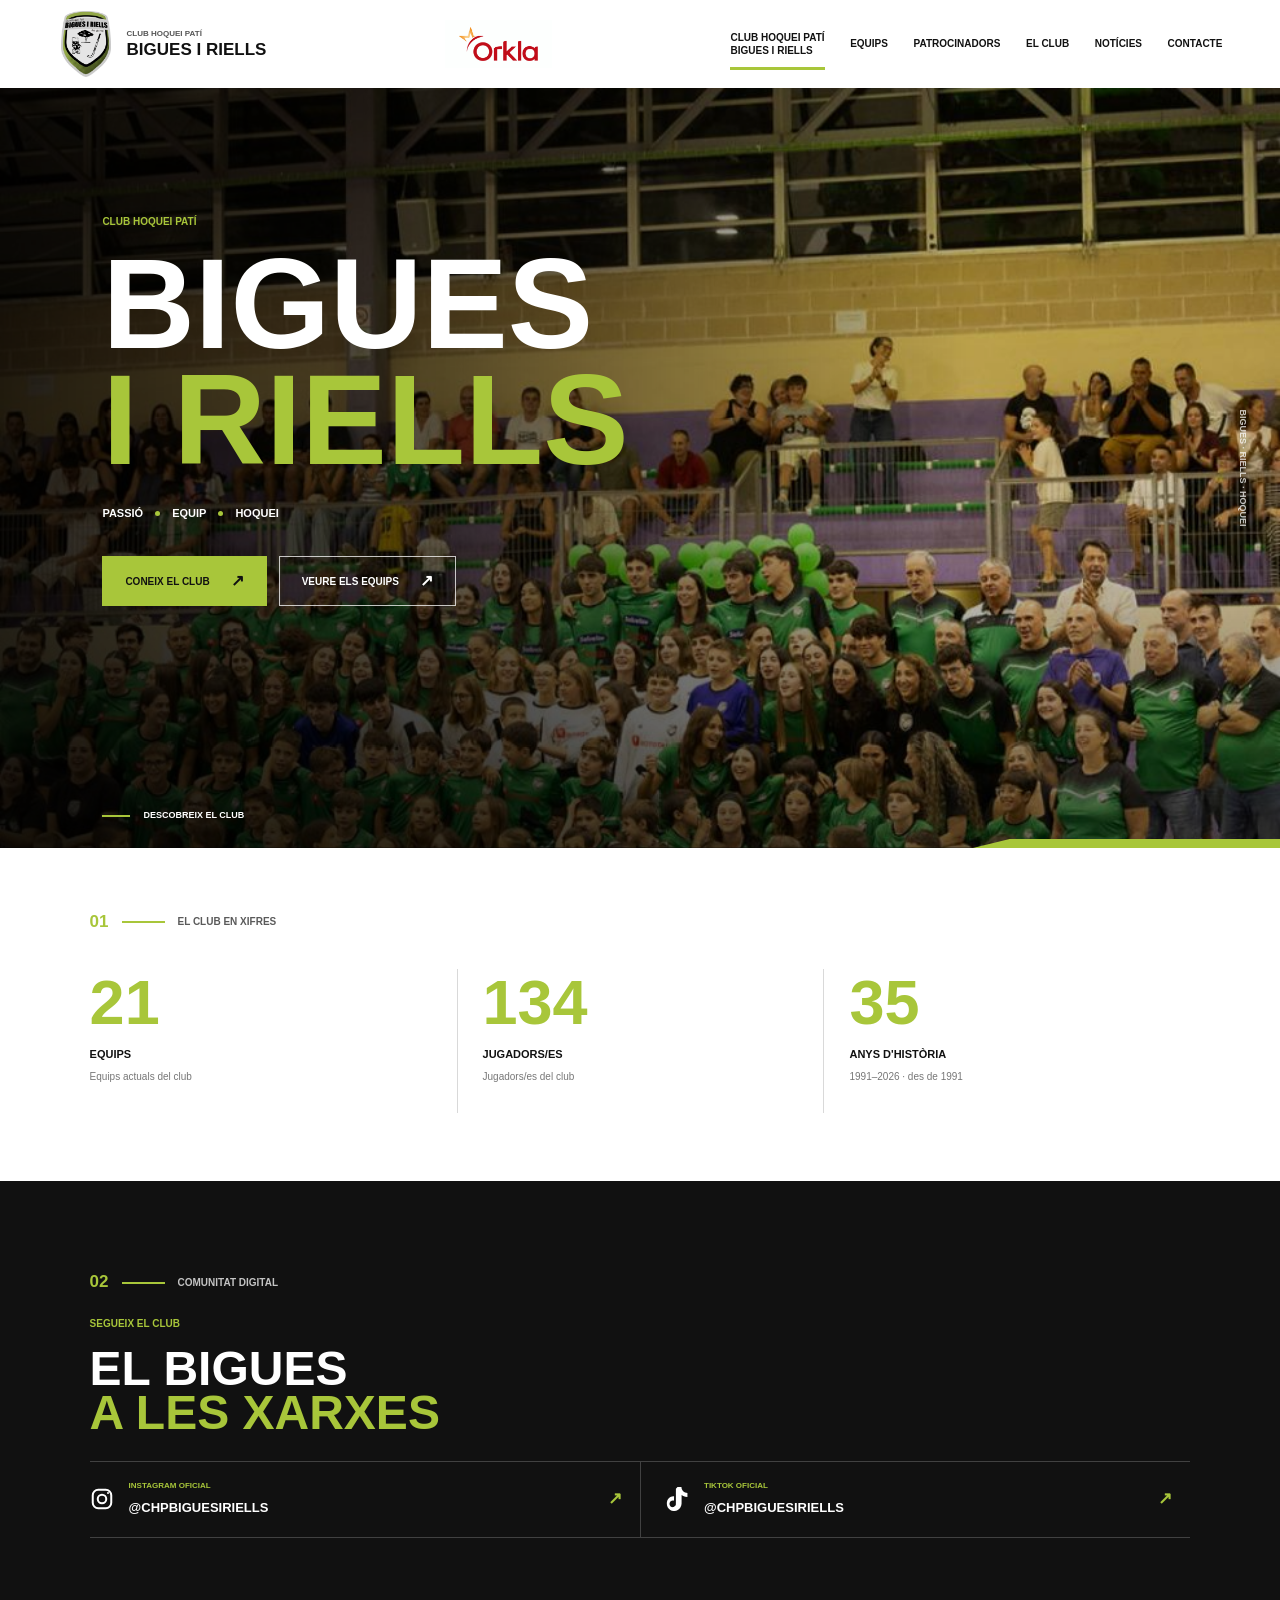
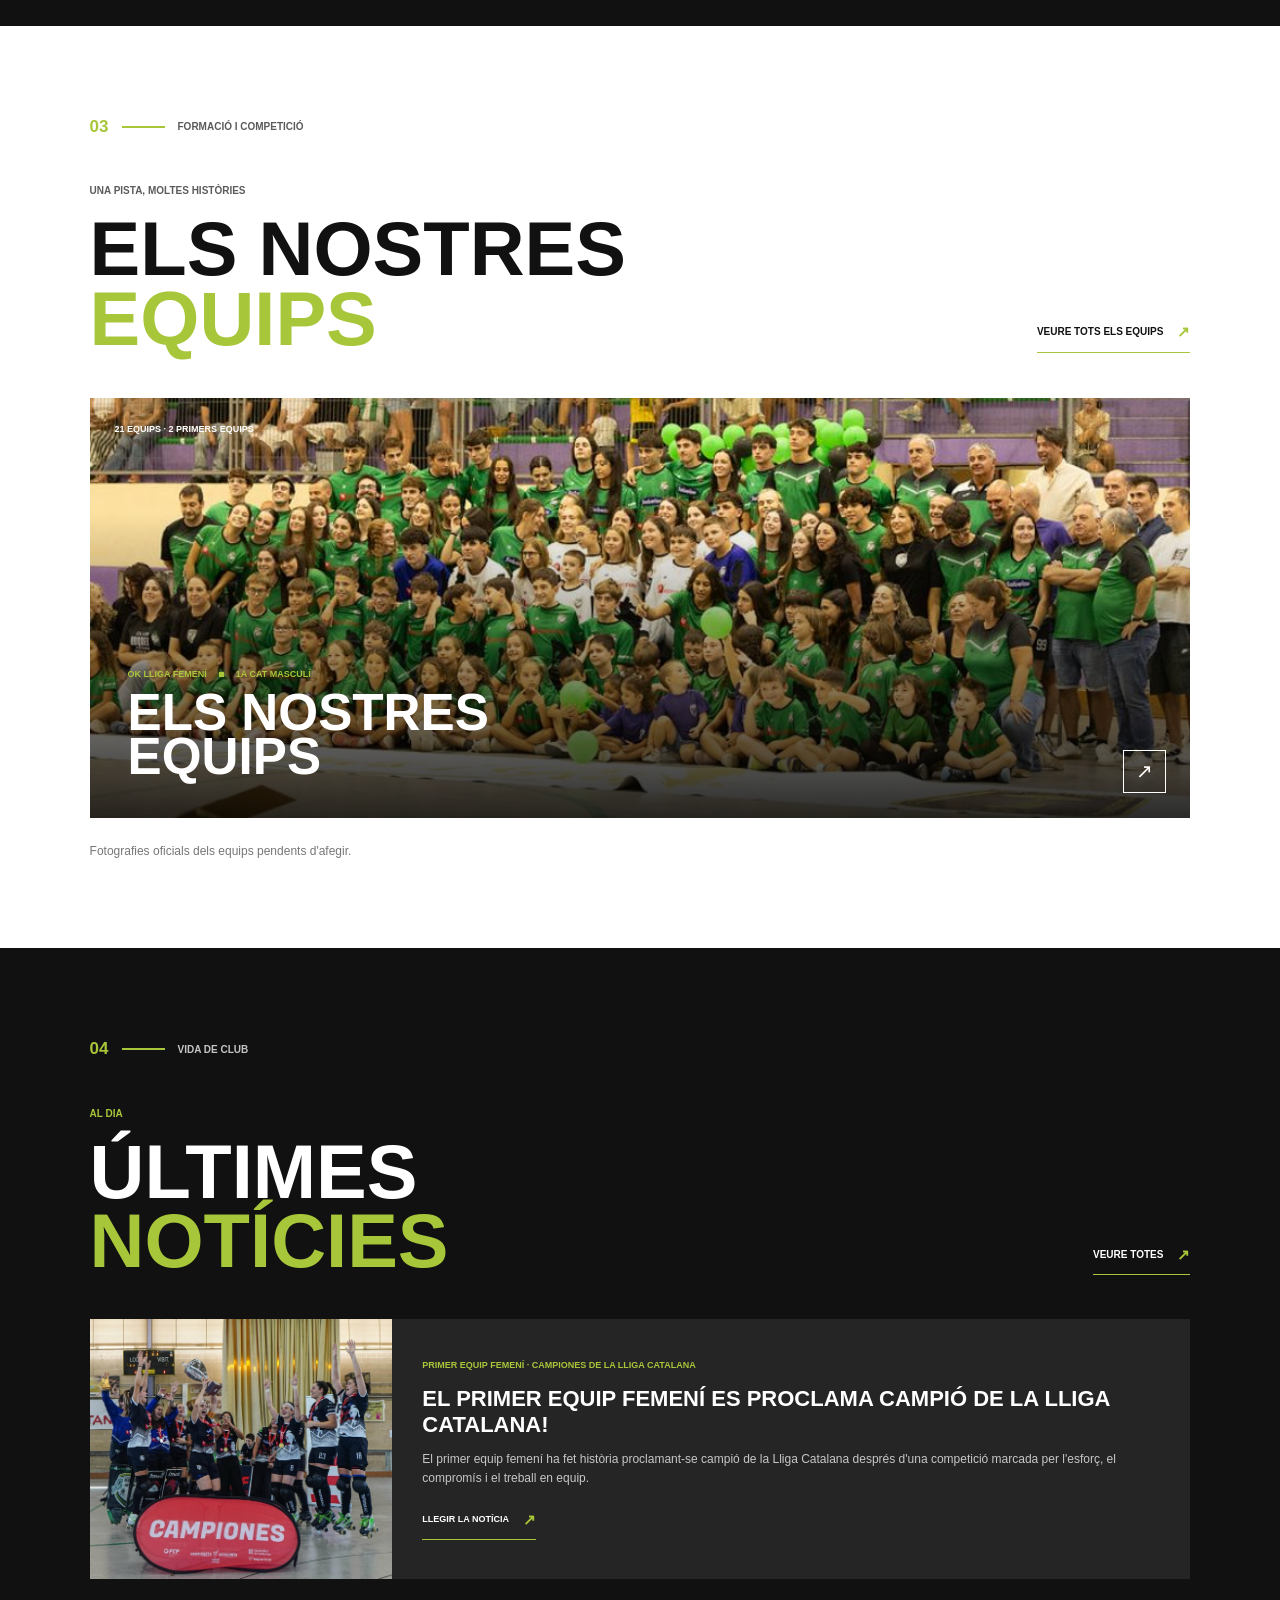
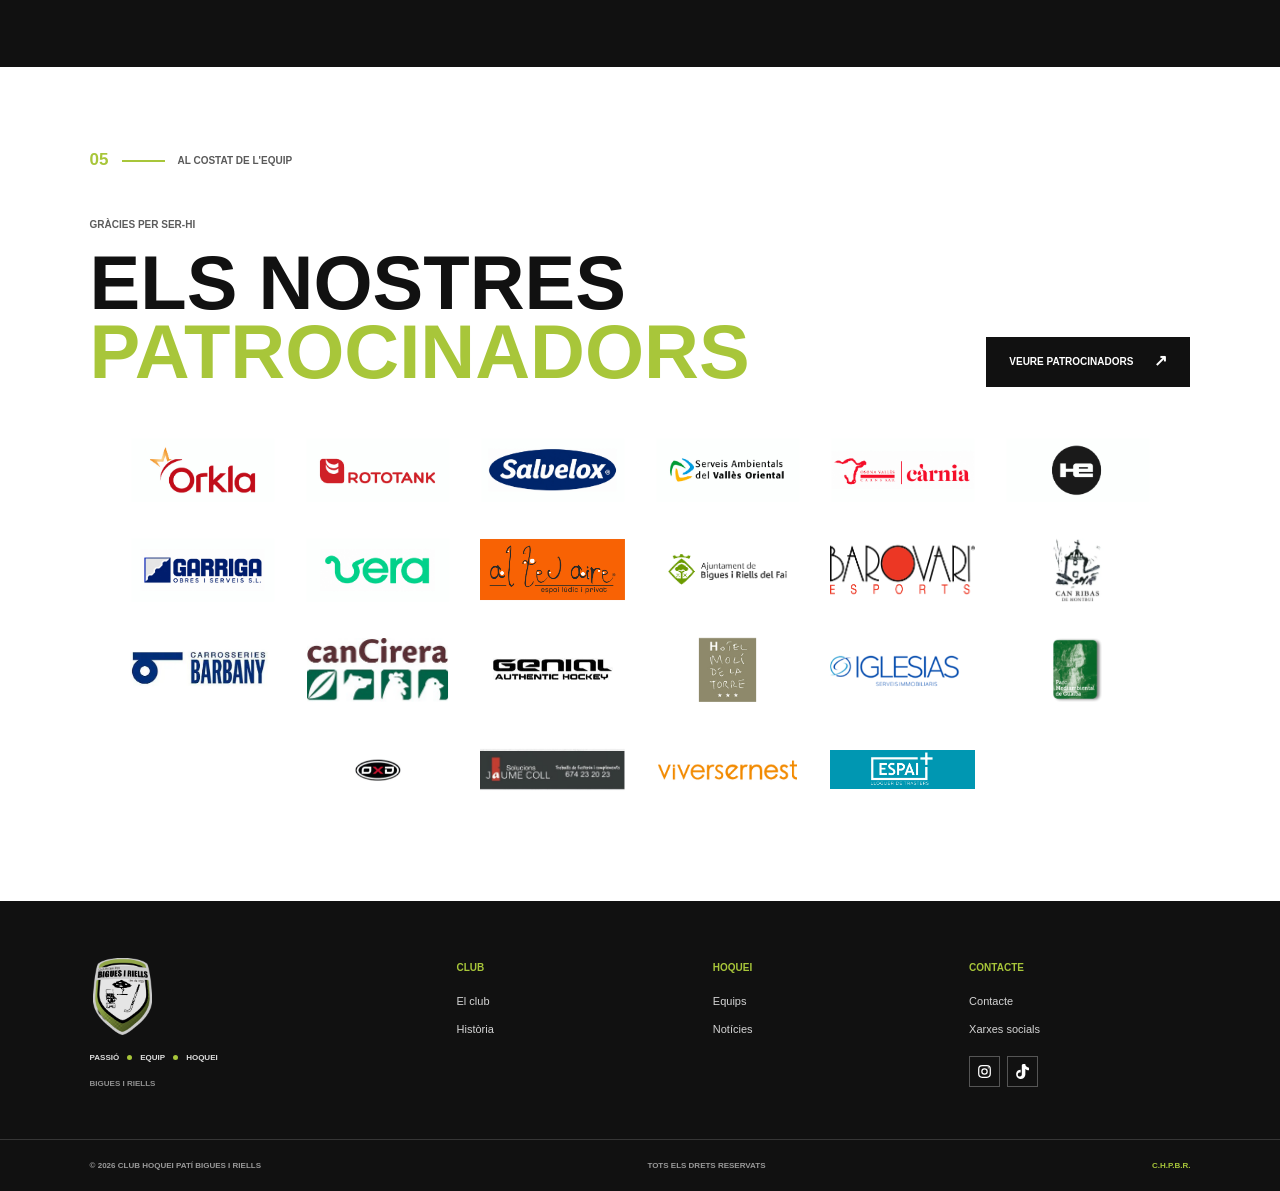
<file: bigues/index.html>
<!doctype html>
<html lang="ca">
<head>
  <meta charset="utf-8"><meta name="viewport" content="width=device-width, initial-scale=1"><meta name="theme-color" content="#ffffff">
  <meta name="description" content="Club Hoquei Patí Bigues i Riells. Passió, equip i hoquei.">
  <title>Club Hoquei Patí Bigues i Riells</title>
  <link rel="stylesheet" href="css/style.css?v=brand-order"><link rel="stylesheet" href="css/responsive.css?v=pub3"><script src="js/main.js?v=header-rotator-10s" defer></script>
</head>
<body>
  <a class="skip-link" href="#contingut">Ves al contingut</a>
  <header class="site-header">
    <a class="brand" href="index.html" aria-label="Club Hoquei Patí Bigues i Riells, inici"><img src="logo%20club.JPG.jpeg" alt="Escut oficial del Club Hoquei Patí Bigues i Riells"><span class="brand-name"><small>CLUB HOQUEI PATÍ</small><b>BIGUES I RIELLS</b></span></a>
    <button class="menu-toggle" type="button" aria-label="Obre el menú" aria-expanded="false" aria-controls="primary-nav"><span></span><span></span><span></span></button>
    <nav class="primary-nav" id="primary-nav" aria-label="Menú principal"><a class="nav-link active" href="index.html" aria-current="page">CLUB HOQUEI PATÍ<br>BIGUES I RIELLS</a><a class="nav-link" href="equips.html">EQUIPS</a><a class="nav-link" href="patrocinadors.html">PATROCINADORS</a><a class="nav-link" href="club.html">EL CLUB</a><a class="nav-link" href="noticies.html">NOTÍCIES</a><a class="nav-link" href="contacte.html">CONTACTE</a></nav>
  </header>
  <main id="contingut">
    <section class="hero" aria-labelledby="hero-title"><img class="hero-image" src="PORTADA.jpeg" alt="Imatge de portada del Club Hoquei Patí Bigues i Riells"><div class="hero-shade"></div><div class="hero-content"><p class="eyebrow light-eyebrow"><span></span> CLUB HOQUEI PATÍ</p><h1 id="hero-title">BIGUES<br><em>I RIELLS</em></h1><p class="hero-motto">PASSIÓ <i></i> EQUIP <i></i> HOQUEI</p><div class="hero-actions"><a class="button button-primary" href="club.html">CONEIX EL CLUB <span aria-hidden="true">↗</span></a><a class="button button-outline-light" href="equips.html">VEURE ELS EQUIPS <span aria-hidden="true">↗</span></a></div></div><div class="hero-side-label" aria-hidden="true">BIGUES · RIELLS · HOQUEI</div><a class="hero-scroll" href="#club-dades"><span></span> DESCOBREIX EL CLUB</a><div class="hero-stripe" aria-hidden="true"></div></section>
    <section class="stats-section section-pad" id="club-dades" aria-label="Dades del club"><div class="section-kicker"><span>01</span><span class="kicker-line"></span><span>EL CLUB EN XIFRES</span></div><div class="stats-grid"><article class="stat-item"><strong>21</strong><span>EQUIPS</span><small>Equips actuals del club</small></article><article class="stat-item"><strong>134</strong><span>JUGADORS/ES</span><small>Jugadors/es del club</small></article><article class="stat-item"><strong>35</strong><span>ANYS D'HISTÒRIA</span><small>1991–2026 · des de 1991</small></article></div></section>
    <section class="social-section section-dark section-pad" id="xarxes" aria-labelledby="social-title">
      <div class="section-kicker section-kicker-light"><span>02</span><span class="kicker-line"></span><span>COMUNITAT DIGITAL</span></div>
      <div class="section-heading-row"><div><p class="eyebrow">SEGUEIX EL CLUB</p><h2 id="social-title">EL BIGUES<br><em>A LES XARXES</em></h2></div></div>
      <div class="social-account-grid">
        <a class="social-account-link" href="https://www.instagram.com/chpbiguesiriells/" target="_blank" rel="noopener noreferrer">
          <img src="assets/icons/instagram.svg" alt="">
          <span><small>INSTAGRAM OFICIAL</small><strong>@CHPBIGUESIRIELLS</strong></span>
          <span class="social-account-arrow" aria-hidden="true">↗</span>
        </a>
        <a class="social-account-link" href="https://www.tiktok.com/@chpbiguesiriells" target="_blank" rel="noopener noreferrer">
          <img src="assets/icons/tiktok.svg" alt="">
          <span><small>TIKTOK OFICIAL</small><strong>@CHPBIGUESIRIELLS</strong></span>
          <span class="social-account-arrow" aria-hidden="true">↗</span>
        </a>
      </div>
    </section>
    <section class="teams-section section-pad"><div class="section-kicker"><span>03</span><span class="kicker-line"></span><span>FORMACIÓ I COMPETICIÓ</span></div><div class="section-heading-row"><div><p class="eyebrow">UNA PISTA, MOLTES HISTÒRIES</p><h2>ELS NOSTRES<br><em>EQUIPS</em></h2></div><a class="text-link" href="equips.html">VEURE TOTS ELS EQUIPS <span aria-hidden="true">↗</span></a></div><div class="team-feature-grid team-feature-grid-single"><a class="team-feature team-feature-large team-feature-single" href="equips.html" aria-label="Veure els 21 equips del club, inclosos l'OK Lliga femení i l'1A Cat Masculí"><img src="equips.jpeg" alt="Foto dels equips del Club Hoquei Patí Bigues i Riells"><span class="team-card-index">21 EQUIPS · 2 PRIMERS EQUIPS</span><span class="team-card-label"><small>OK LLIGA FEMENÍ <i></i> 1A CAT MASCULÍ</small><strong>ELS NOSTRES<br>EQUIPS</strong></span><span class="team-card-arrow" aria-hidden="true">↗</span></a></div><p class="content-note">Fotografies oficials dels equips pendents d'afegir.</p></section>
    <section class="news-section section-dark section-pad"><div class="section-kicker section-kicker-light"><span>04</span><span class="kicker-line"></span><span>VIDA DE CLUB</span></div><div class="section-heading-row"><div><p class="eyebrow">AL DIA</p><h2>ÚLTIMES<br><em>NOTÍCIES</em></h2></div><a class="text-link text-link-light" href="noticies.html">VEURE TOTES <span aria-hidden="true">↗</span></a></div><div class="news-grid news-grid-single">
      <article class="news-card news-card-feature"><a class="news-image" href="noticies.html" aria-label="Llegeix la notícia de la victòria del primer equip femení a la Lliga Catalana"><img src="copa.jpeg" alt="Primer equip femení amb el trofeu de la Lliga Catalana"></a><div class="news-copy"><p class="news-meta">PRIMER EQUIP FEMENÍ · CAMPIONES DE LA LLIGA CATALANA</p><h3>EL PRIMER EQUIP FEMENÍ ES PROCLAMA CAMPIÓ DE LA LLIGA CATALANA!</h3><p>El primer equip femení ha fet història proclamant-se campió de la Lliga Catalana després d'una competició marcada per l'esforç, el compromís i el treball en equip.</p><a href="noticies.html" class="text-link text-link-light">LLEGIR LA NOTÍCIA <span aria-hidden="true">↗</span></a></div></article>
    </div></section>
    <section class="sponsor-strip section-pad"><div class="section-kicker"><span>05</span><span class="kicker-line"></span><span>AL COSTAT DE L'EQUIP</span></div><div class="section-heading-row"><div><p class="eyebrow">GRÀCIES PER SER-HI</p><h2>ELS NOSTRES<br><em>PATROCINADORS</em></h2></div><a class="button button-dark" href="patrocinadors.html">VEURE PATROCINADORS <span aria-hidden="true">↗</span></a></div><div class="sponsor-gallery sponsor-gallery-home" aria-label="Logotips dels patrocinadors del Club Hoquei Patí Bigues i Riells">
      <figure class="sponsor-logo"><img src="patrocinadors/1.jpeg" alt="Orkla"></figure><figure class="sponsor-logo"><img src="patrocinadors/2.jpeg" alt="Rototank"></figure><figure class="sponsor-logo"><img src="patrocinadors/3.jpeg" alt="Salvelox"></figure><figure class="sponsor-logo"><img src="patrocinadors/4.jpeg" alt="Serveis Ambientals del Vallès Oriental"></figure><figure class="sponsor-logo"><img src="patrocinadors/5.jpeg" alt="Carnia"></figure><figure class="sponsor-logo"><img src="patrocinadors/6.jpeg" alt="Insser"></figure><figure class="sponsor-logo"><img src="patrocinadors/7.jpeg" alt="Garriga Obres i Serveis"></figure><figure class="sponsor-logo"><img src="patrocinadors/8.jpeg" alt="Vera"></figure>
      <figure class="sponsor-logo"><img src="patrocinadors/a%20teu%20aire.jpg" alt="A Teu Aire"></figure><figure class="sponsor-logo"><img src="patrocinadors/ajuntament.jpg" alt="Ajuntament de Bigues i Riells del Fai"></figure><figure class="sponsor-logo"><img src="patrocinadors/barovari.png" alt="Barovari"></figure><figure class="sponsor-logo"><img src="patrocinadors/can%20ribas.webp" alt="Can Ribas de Montbui"></figure><figure class="sponsor-logo"><img src="patrocinadors/carroseries%20barbany.webp" alt="Carrosseries Barbany"></figure><figure class="sponsor-logo"><img src="patrocinadors/cirera.jpg" alt="Can Cirera"></figure><figure class="sponsor-logo"><img src="patrocinadors/genial.jpg" alt="Genial Authentic Hockey"></figure><figure class="sponsor-logo"><img src="patrocinadors/hotel.jpg" alt="Hotel Molí de la Torre"></figure><figure class="sponsor-logo"><img src="patrocinadors/iglesias.png" alt="Iglesias"></figure><figure class="sponsor-logo"><img src="patrocinadors/parc.png" alt="Parc Mediambiental de Gualba"></figure><figure class="sponsor-logo"><img src="patrocinadors/pat3.jpg" alt="OXD"></figure><figure class="sponsor-logo"><img src="patrocinadors/solucions.png" alt="Solucions Jaume Coll"></figure><figure class="sponsor-logo"><img src="patrocinadors/viver.png" alt="Vivers Ernest"></figure>
    </div></section>
  </main>
  <footer class="site-footer"><div class="footer-main"><div class="footer-brand"><a href="index.html" aria-label="Torna a l'inici"><img src="logo%20club%20sense%20fons.png" alt="Escut oficial del club"></a><p>PASSIÓ <i></i> EQUIP <i></i> HOQUEI</p><span>BIGUES I RIELLS</span></div><div class="footer-column"><h2>CLUB</h2><a href="club.html">El club</a><a href="club.html#historia">Història</a></div><div class="footer-column"><h2>HOQUEI</h2><a href="equips.html">Equips</a><a href="noticies.html">Notícies</a></div><div class="footer-column"><h2>CONTACTE</h2><a href="contacte.html">Contacte</a><a href="index.html#xarxes">Xarxes socials</a><div class="social-links"><a href="https://www.instagram.com/chpbiguesiriells/" target="_blank" rel="noopener noreferrer" aria-label="Instagram del club"><img src="assets/icons/instagram.svg" alt=""></a><a href="https://www.tiktok.com/@chpbiguesiriells" target="_blank" rel="noopener noreferrer" aria-label="TikTok del club"><img src="assets/icons/tiktok.svg" alt=""></a></div></div></div><div class="footer-bottom"><span>© 2026 CLUB HOQUEI PATÍ BIGUES I RIELLS</span><span>TOTS ELS DRETS RESERVATS</span><span class="footer-mark">C.H.P.B.R.</span></div></footer>
</body>
</html>
</file>
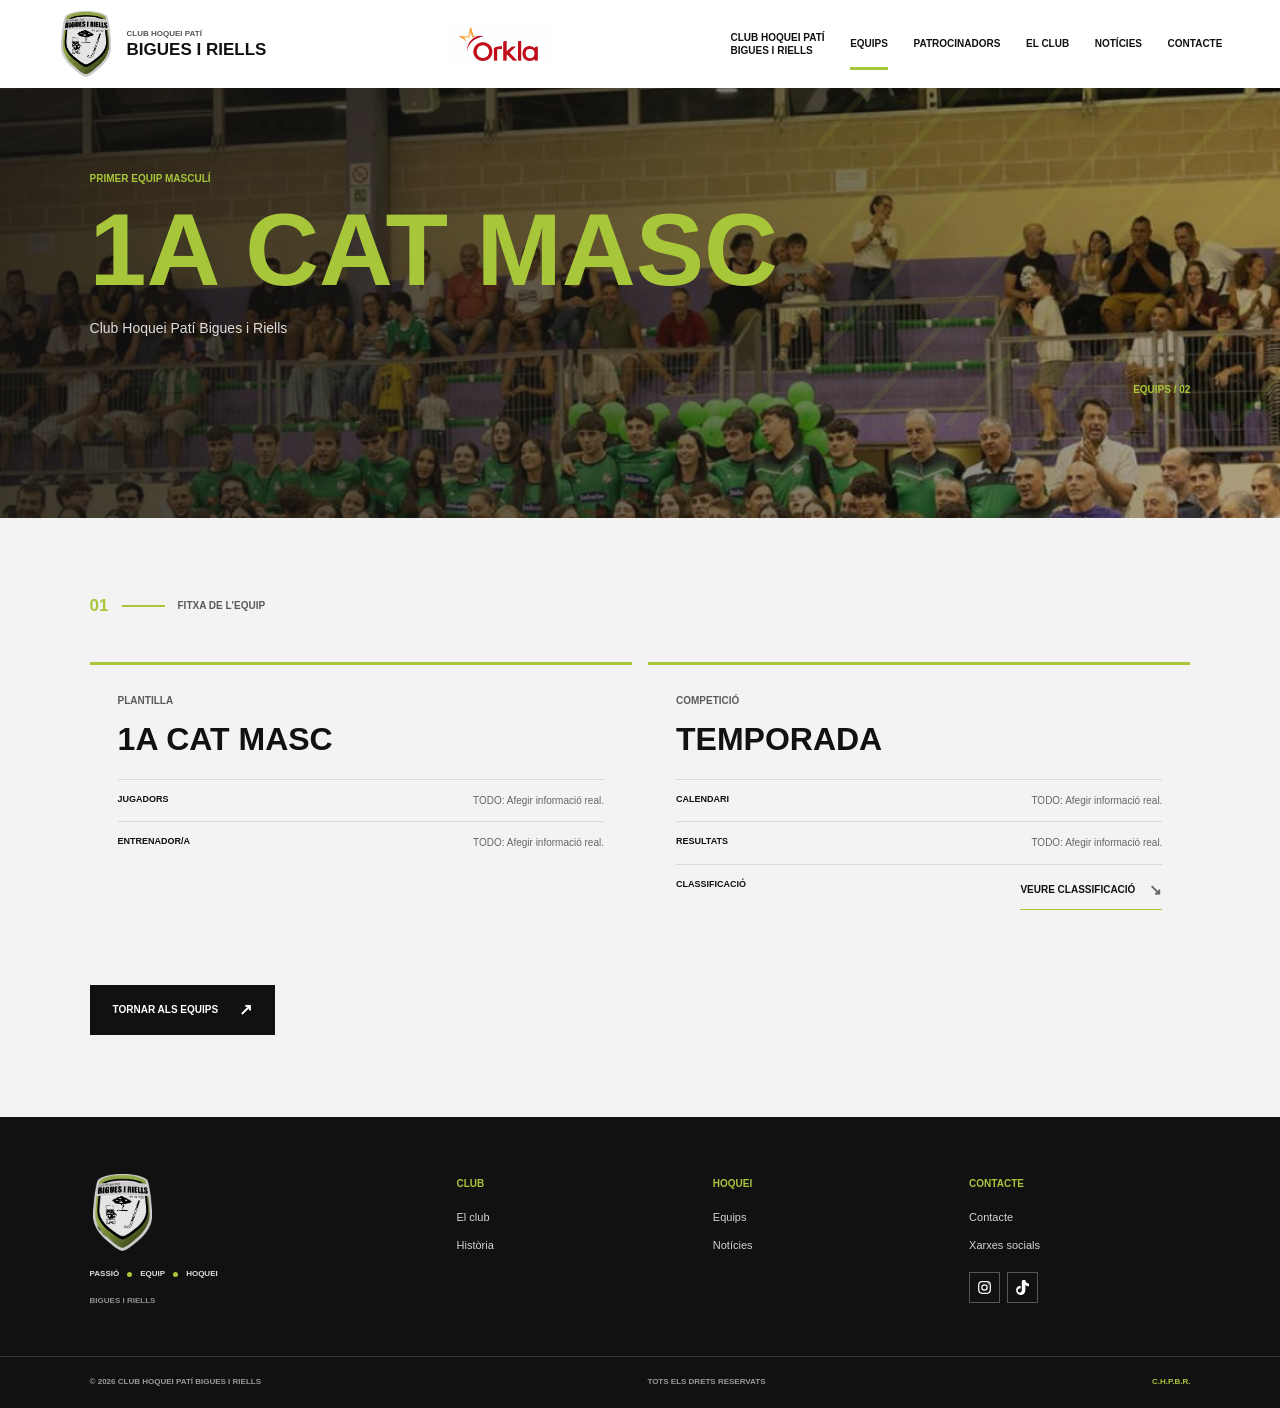
<file: bigues/1a-cat-masc.html>
<!doctype html>
<html lang="ca">
<head><meta charset="utf-8"><meta name="viewport" content="width=device-width, initial-scale=1"><title>1A Cat Masculí | Club Hoquei Patí Bigues i Riells</title><link rel="stylesheet" href="css/style.css?v=brand-order"><link rel="stylesheet" href="css/responsive.css?v=pub3"><script src="js/main.js?v=header-rotator-10s" defer></script></head>
<body><a class="skip-link" href="#contingut">Ves al contingut</a>
<header class="site-header"><a class="brand" href="index.html" aria-label="Torna a l'inici"><img src="logo%20club.JPG.jpeg" alt="Escut oficial del club"><span class="brand-name"><small>CLUB HOQUEI PATÍ</small><b>BIGUES I RIELLS</b></span></a><button class="menu-toggle" type="button" aria-label="Obre el menú" aria-expanded="false" aria-controls="primary-nav"><span></span><span></span><span></span></button><nav class="primary-nav" id="primary-nav" aria-label="Menú principal"><a class="nav-link" href="index.html">CLUB HOQUEI PATÍ<br>BIGUES I RIELLS</a><a class="nav-link active" href="equips.html" aria-current="page">EQUIPS</a><a class="nav-link" href="patrocinadors.html">PATROCINADORS</a><a class="nav-link" href="club.html">EL CLUB</a><a class="nav-link" href="noticies.html">NOTÍCIES</a><a class="nav-link" href="contacte.html">CONTACTE</a></nav></header>
<main id="contingut"><section class="page-hero page-hero-green"><div class="page-hero-inner"><p class="eyebrow">PRIMER EQUIP MASCULÍ</p><h1><em>1A CAT MASC</em></h1><p>Club Hoquei Patí Bigues i Riells</p><span class="page-hero-index">EQUIPS / 02</span></div></section>
<section class="team-profile-section section-pad section-gray"><div class="section-kicker"><span>01</span><span class="kicker-line"></span><span>FITXA DE L'EQUIP</span></div><div class="team-profile-grid"><article class="team-profile-card"><p class="eyebrow">PLANTILLA</p><h2>1A CAT MASC</h2><div class="team-profile-field"><strong>JUGADORS</strong><span>TODO: Afegir informació real.</span></div><div class="team-profile-field"><strong>ENTRENADOR/A</strong><span>TODO: Afegir informació real.</span></div></article><article class="team-profile-card"><p class="eyebrow">COMPETICIÓ</p><h2>TEMPORADA</h2><div class="team-profile-field"><strong>CALENDARI</strong><span>TODO: Afegir informació real.</span></div><div class="team-profile-field"><strong>RESULTATS</strong><span>TODO: Afegir informació real.</span></div><div class="team-profile-field"><strong>CLASSIFICACIÓ</strong><a class="text-link" href="equips.html#classificacio">VEURE CLASSIFICACIÓ <span>↘</span></a></div></article></div><a class="button button-dark team-profile-return" href="equips.html">TORNAR ALS EQUIPS <span>↗</span></a></section>
</main>
<footer class="site-footer"><div class="footer-main"><div class="footer-brand"><a href="index.html" aria-label="Torna a l'inici"><img src="logo%20club%20sense%20fons.png" alt="Escut oficial del club"></a><p>PASSIÓ <i></i> EQUIP <i></i> HOQUEI</p><span>BIGUES I RIELLS</span></div><div class="footer-column"><h2>CLUB</h2><a href="club.html">El club</a><a href="club.html#historia">Història</a></div><div class="footer-column"><h2>HOQUEI</h2><a href="equips.html">Equips</a><a href="noticies.html">Notícies</a></div><div class="footer-column"><h2>CONTACTE</h2><a href="contacte.html">Contacte</a><a href="index.html#xarxes">Xarxes socials</a><div class="social-links"><a href="#" aria-label="Instagram del club">IG</a><a href="#" aria-label="TikTok del club">♪</a></div></div></div><div class="footer-bottom"><span>© 2026 CLUB HOQUEI PATÍ BIGUES I RIELLS</span><span>TOTS ELS DRETS RESERVATS</span><span class="footer-mark">C.H.P.B.R.</span></div></footer></body></html>
</file>
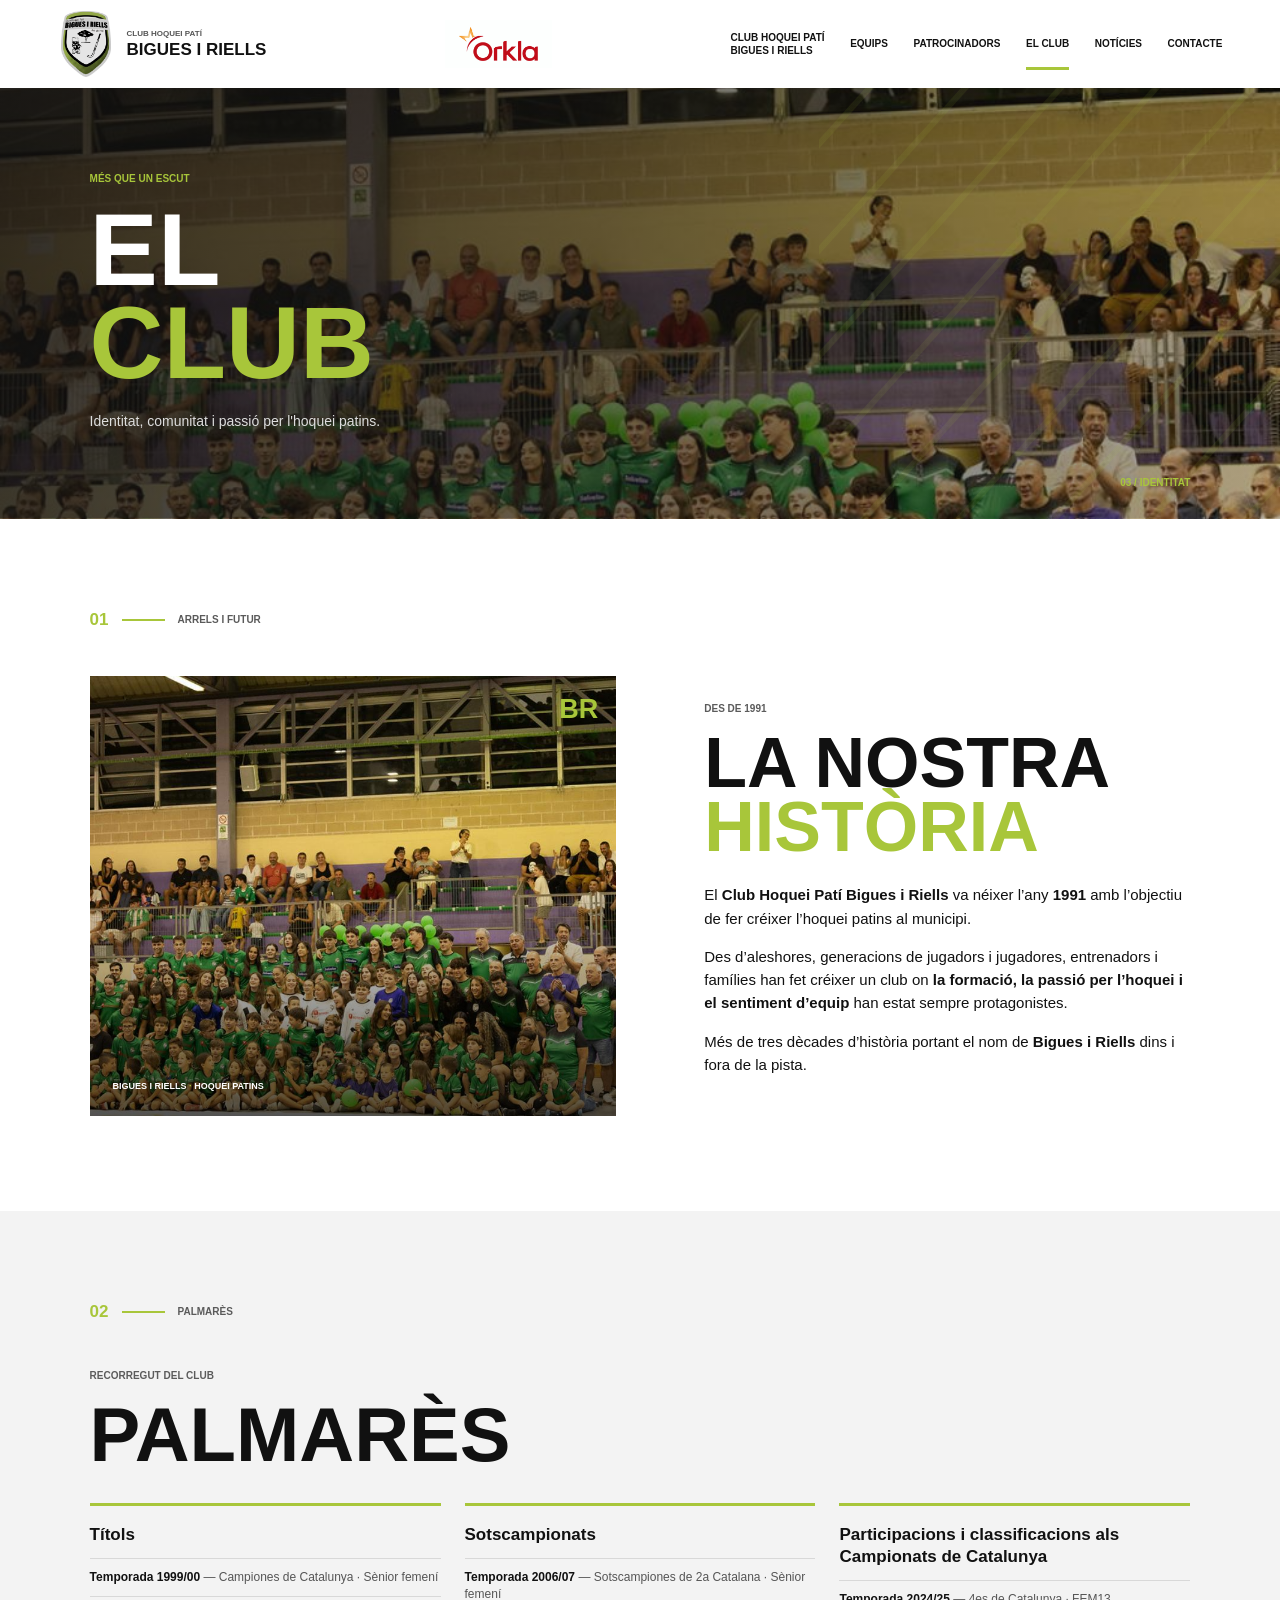
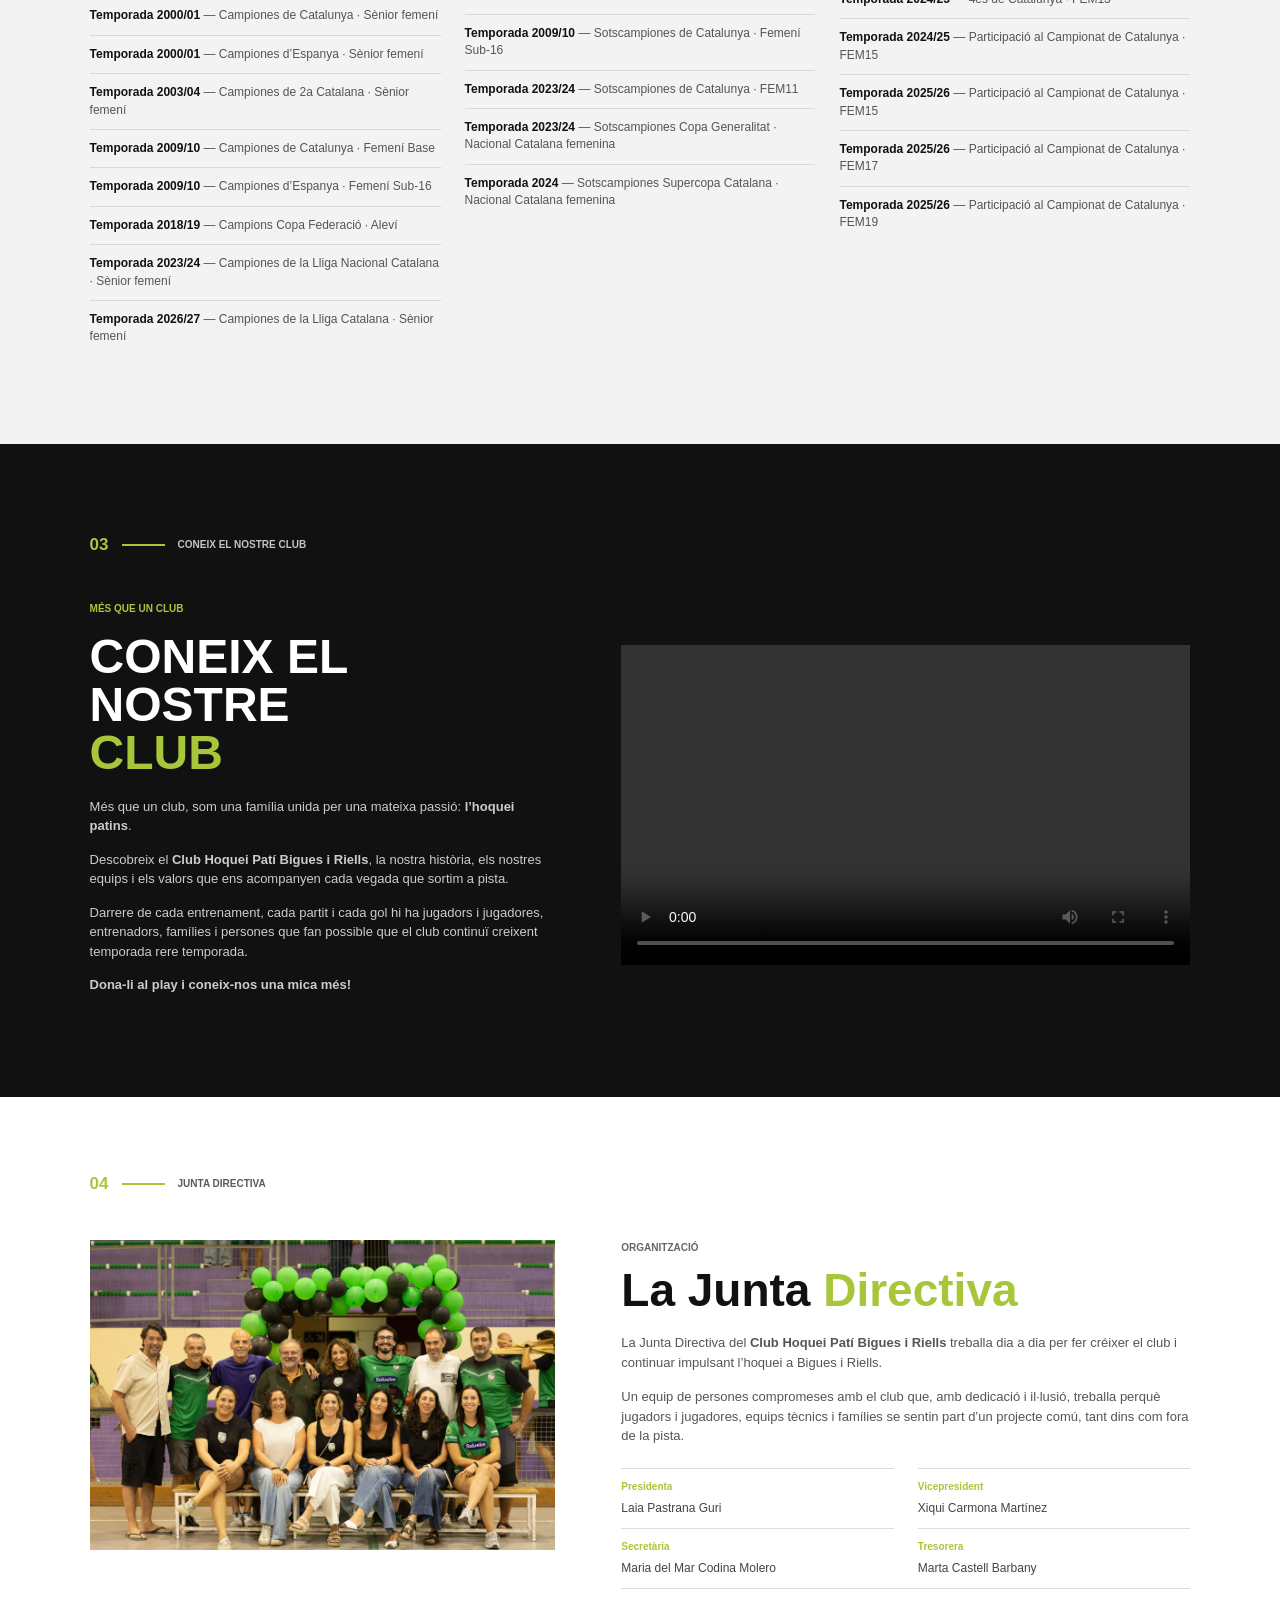
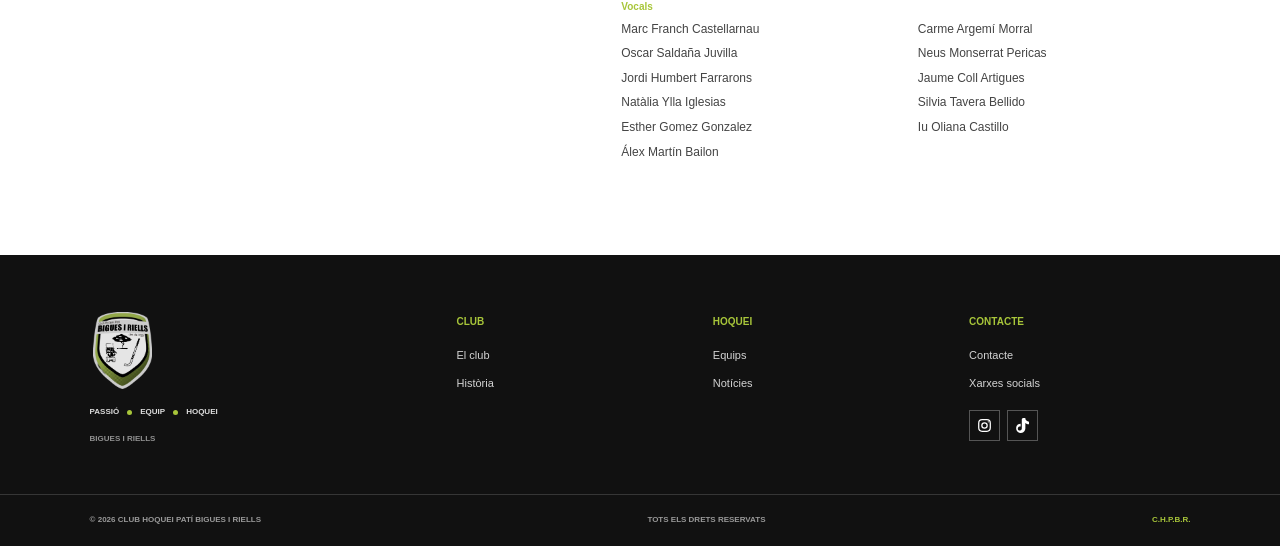
<file: bigues/club.html>
<!doctype html>
<html lang="ca">
<head><meta charset="utf-8"><meta name="viewport" content="width=device-width, initial-scale=1"><title>El Club | Club Hoquei Patí Bigues i Riells</title><link rel="stylesheet" href="css/style.css?v=brand-order"><link rel="stylesheet" href="css/responsive.css?v=pub3"><script src="js/main.js?v=palmares-senior-femeni" defer></script></head>
<body><a class="skip-link" href="#contingut">Ves al contingut</a>
<header class="site-header"><a class="brand" href="index.html" aria-label="Torna a l'inici"><img src="logo%20club.JPG.jpeg" alt="Escut oficial del club"><span class="brand-name"><small>CLUB HOQUEI PATÍ</small><b>BIGUES I RIELLS</b></span></a><button class="menu-toggle" type="button" aria-label="Obre el menú" aria-expanded="false" aria-controls="primary-nav"><span></span><span></span><span></span></button><nav class="primary-nav" id="primary-nav" aria-label="Menú principal"><a class="nav-link" href="index.html">CLUB HOQUEI PATÍ<br>BIGUES I RIELLS</a><a class="nav-link" href="equips.html">EQUIPS</a><a class="nav-link" href="patrocinadors.html">PATROCINADORS</a><a class="nav-link active" href="club.html" aria-current="page">EL CLUB</a><a class="nav-link" href="noticies.html">NOTÍCIES</a><a class="nav-link" href="contacte.html">CONTACTE</a></nav></header>
<main id="contingut"><section class="page-hero page-hero-green"><div class="page-hero-inner"><p class="eyebrow">MÉS QUE UN ESCUT</p><h1>EL<br><em>CLUB</em></h1><p>Identitat, comunitat i passió per l'hoquei patins.</p><span class="page-hero-index">03 / IDENTITAT</span></div><div class="page-hero-crest"><img src="logo%20club.JPG.jpeg" alt="Escut oficial del club"></div></section>
<section class="club-story section-pad" id="historia"><div class="section-kicker"><span>01</span><span class="kicker-line"></span><span>ARRELS I FUTUR</span></div><div class="story-layout"><div class="story-visual"><img src="PORTADA.jpeg" alt="Imatge del club; fotografia històrica pendent"><span class="story-visual-caption">BIGUES I RIELLS <b>·</b> HOQUEI PATINS</span><span class="story-visual-mark">BR</span></div><div class="story-copy"><p class="eyebrow">DES DE 1991</p><h2>LA NOSTRA<br><em>HISTÒRIA</em></h2><p>El <strong>Club Hoquei Patí Bigues i Riells</strong> va néixer l’any <strong>1991</strong> amb l’objectiu de fer créixer l’hoquei patins al municipi.</p><p>Des d’aleshores, generacions de jugadors i jugadores, entrenadors i famílies han fet créixer un club on <strong>la formació, la passió per l’hoquei i el sentiment d’equip</strong> han estat sempre protagonistes.</p><p>Més de tres dècades d’història portant el nom de <strong>Bigues i Riells</strong> dins i fora de la pista.</p></div></div></section>
<section class="club-palmares section-pad section-gray" id="palmares"><div class="section-kicker"><span>02</span><span class="kicker-line"></span><span>PALMARÈS</span></div><div class="section-heading-row"><div><p class="eyebrow">RECORREGUT DEL CLUB</p><h2>PALMARÈS</h2></div></div><div class="palmares-groups"><div class="palmares-group"><h3>Títols</h3><ul><li><strong>Temporada 1999/00</strong> — Campiones de Catalunya · Sènior femení</li><li><strong>Temporada 2000/01</strong> — Campiones de Catalunya · Sènior femení</li><li><strong>Temporada 2000/01</strong> — Campiones d’Espanya · Sènior femení</li><li><strong>Temporada 2003/04</strong> — Campiones de 2a Catalana · Sènior femení</li><li><strong>Temporada 2009/10</strong> — Campiones de Catalunya · Femení Base</li><li><strong>Temporada 2009/10</strong> — Campiones d’Espanya · Femení Sub-16</li><li><strong>Temporada 2018/19</strong> — Campions Copa Federació · Aleví</li><li><strong>Temporada 2023/24</strong> — Campiones de la Lliga Nacional Catalana · Sènior femení</li><li><strong>Temporada 2026/27</strong> — Campiones de la Lliga Catalana</li></ul></div><div class="palmares-group"><h3>Sotscampionats</h3><ul><li><strong>Temporada 2006/07</strong> — Sotscampiones de 2a Catalana · Sènior femení</li><li><strong>Temporada 2009/10</strong> — Sotscampiones de Catalunya · Femení Sub-16</li><li><strong>Temporada 2023/24</strong> — Sotscampiones de Catalunya · FEM11</li><li><strong>Temporada 2023/24</strong> — Sotscampiones Copa Generalitat · Nacional Catalana femenina</li><li><strong>Temporada 2024</strong> — Sotscampiones Supercopa Catalana · Nacional Catalana femenina</li></ul></div><div class="palmares-group"><h3>Participacions i classificacions als Campionats de Catalunya</h3><ul><li><strong>Temporada 2024/25</strong> — 4es de Catalunya · FEM13</li><li><strong>Temporada 2024/25</strong> — Participació al Campionat de Catalunya · FEM15</li><li><strong>Temporada 2025/26</strong> — Participació al Campionat de Catalunya · FEM15</li><li><strong>Temporada 2025/26</strong> — Participació al Campionat de Catalunya · FEM17</li><li><strong>Temporada 2025/26</strong> — Participació al Campionat de Catalunya · FEM19</li></ul></div></div></section>
<section class="club-video-section section-dark section-pad"><div class="section-kicker section-kicker-light"><span>03</span><span class="kicker-line"></span><span>CONEIX EL NOSTRE CLUB</span></div><div class="club-video-layout"><div class="club-video-copy"><p class="eyebrow">MÉS QUE UN CLUB</p><h2>CONEIX EL NOSTRE<br><em>CLUB</em></h2><p>Més que un club, som una família unida per una mateixa passió: <strong>l’hoquei patins</strong>.</p><p>Descobreix el <strong>Club Hoquei Patí Bigues i Riells</strong>, la nostra història, els nostres equips i els valors que ens acompanyen cada vegada que sortim a pista.</p><p>Darrere de cada entrenament, cada partit i cada gol hi ha jugadors i jugadores, entrenadors, famílies i persones que fan possible que el club continuï creixent temporada rere temporada.</p><p><strong>Dona-li al play i coneix-nos una mica més!</strong></p></div><div class="club-video-frame"><video controls playsinline preload="metadata" aria-label="Vídeo de presentació del Club Hoquei Patí Bigues i Riells"><source src="video.mp4" type="video/mp4">Aquest navegador no pot reproduir el vídeo.</video></div></div></section>
<section class="club-board section-pad" id="junta">
  <div class="section-kicker"><span>04</span><span class="kicker-line"></span><span>JUNTA DIRECTIVA</span></div>
  <div class="board-layout">
    <figure class="board-photo"><img src="junta.jpg" alt="Membres de la Junta Directiva del Club Hoquei Patí Bigues i Riells"></figure>
    <div class="board-copy">
      <p class="eyebrow">ORGANITZACIÓ</p>
      <h2>La Junta <em>Directiva</em></h2>
      <p>La Junta Directiva del <strong>Club Hoquei Patí Bigues i Riells</strong> treballa dia a dia per fer créixer el club i continuar impulsant l’hoquei a Bigues i Riells.</p>
      <p>Un equip de persones compromeses amb el club que, amb dedicació i il·lusió, treballa perquè jugadors i jugadores, equips tècnics i famílies se sentin part d’un projecte comú, tant dins com fora de la pista.</p>
      <dl class="board-roles">
        <div><dt>Presidenta</dt><dd>Laia Pastrana Guri</dd></div>
        <div><dt>Vicepresident</dt><dd>Xiqui Carmona Martínez</dd></div>
        <div><dt>Secretària</dt><dd>Maria del Mar Codina Molero</dd></div>
        <div><dt>Tresorera</dt><dd>Marta Castell Barbany</dd></div>
        <div class="board-role-vocals"><dt>Vocals</dt><dd><ul class="board-vocals-list"><li>Marc Franch Castellarnau</li><li>Carme Argemí Morral</li><li>Oscar Saldaña Juvilla</li><li>Neus Monserrat Pericas</li><li>Jordi Humbert Farrarons</li><li>Jaume Coll Artigues</li><li>Natàlia Ylla Iglesias</li><li>Silvia Tavera Bellido</li><li>Esther Gomez Gonzalez</li><li>Iu Oliana Castillo</li><li>Álex Martín Bailon</li></ul></dd></div>
      </dl>
    </div>
  </div>
</section>
</main>
<footer class="site-footer"><div class="footer-main"><div class="footer-brand"><a href="index.html" aria-label="Torna a l'inici"><img src="logo%20club%20sense%20fons.png" alt="Escut oficial del club"></a><p>PASSIÓ <i></i> EQUIP <i></i> HOQUEI</p><span>BIGUES I RIELLS</span></div><div class="footer-column"><h2>CLUB</h2><a href="club.html">El club</a><a href="club.html#historia">Història</a></div><div class="footer-column"><h2>HOQUEI</h2><a href="equips.html">Equips</a><a href="noticies.html">Notícies</a></div><div class="footer-column"><h2>CONTACTE</h2><a href="contacte.html">Contacte</a><a href="index.html#xarxes">Xarxes socials</a><div class="social-links"><a href="#" aria-label="Instagram, perfil oficial pendent d'afegir">IG</a><a href="#" aria-label="TikTok, perfil oficial pendent d'afegir">♪</a></div></div></div><div class="footer-bottom"><span>© 2026 CLUB HOQUEI PATÍ BIGUES I RIELLS</span><span>TOTS ELS DRETS RESERVATS</span><span class="footer-mark">C.H.P.B.R.</span></div></footer></body></html>
</file>
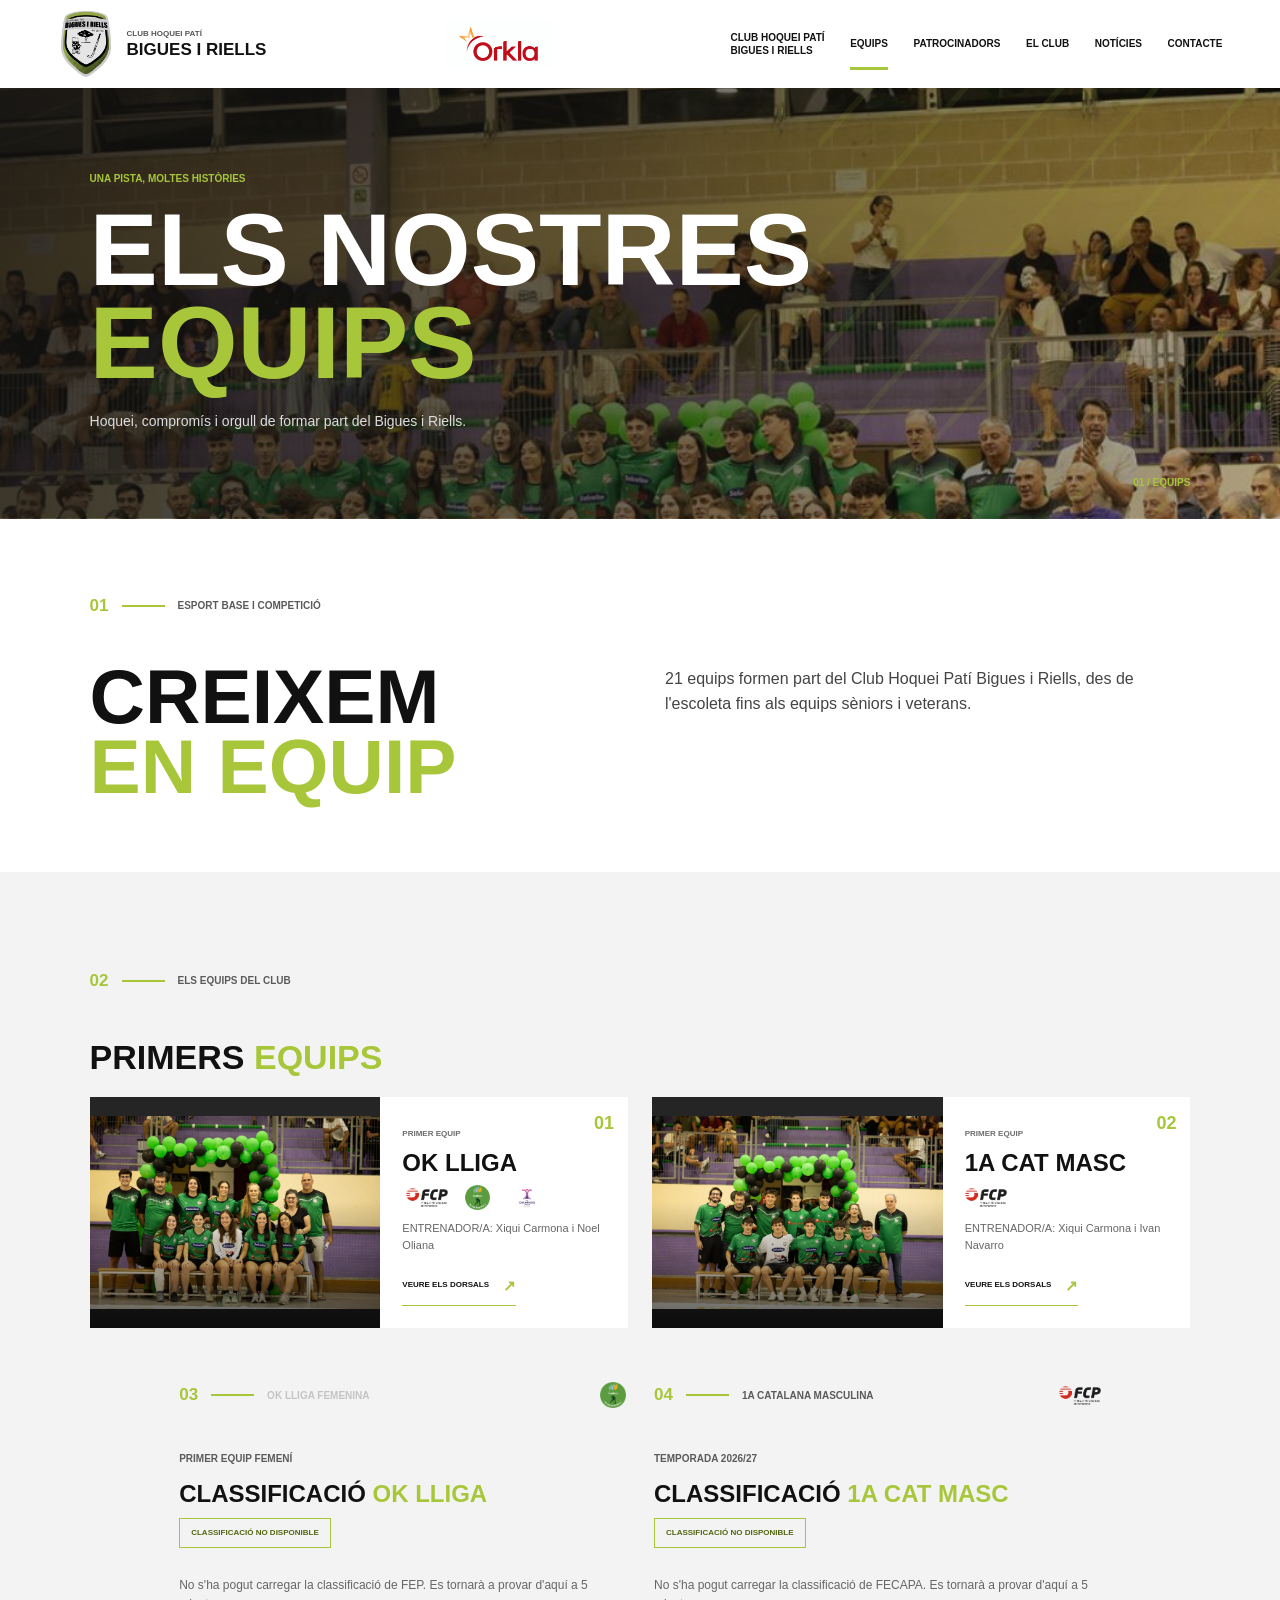
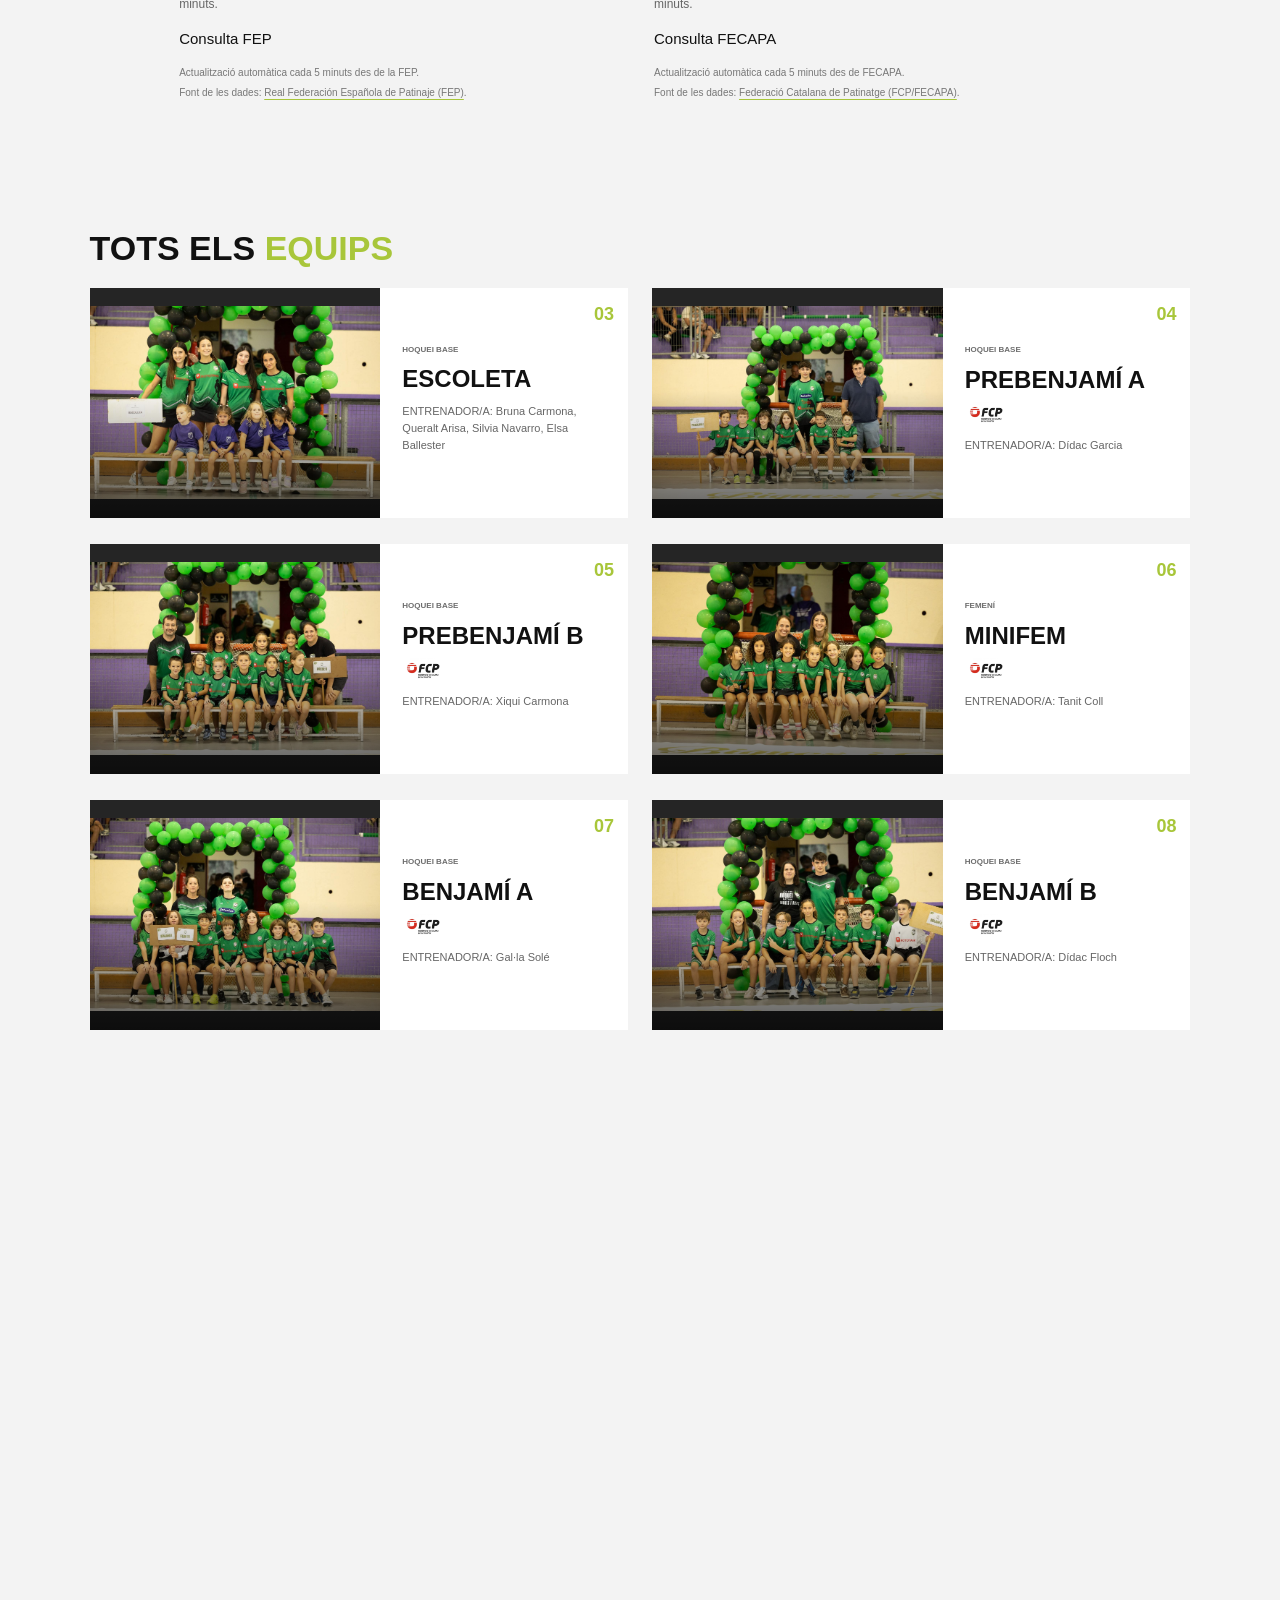
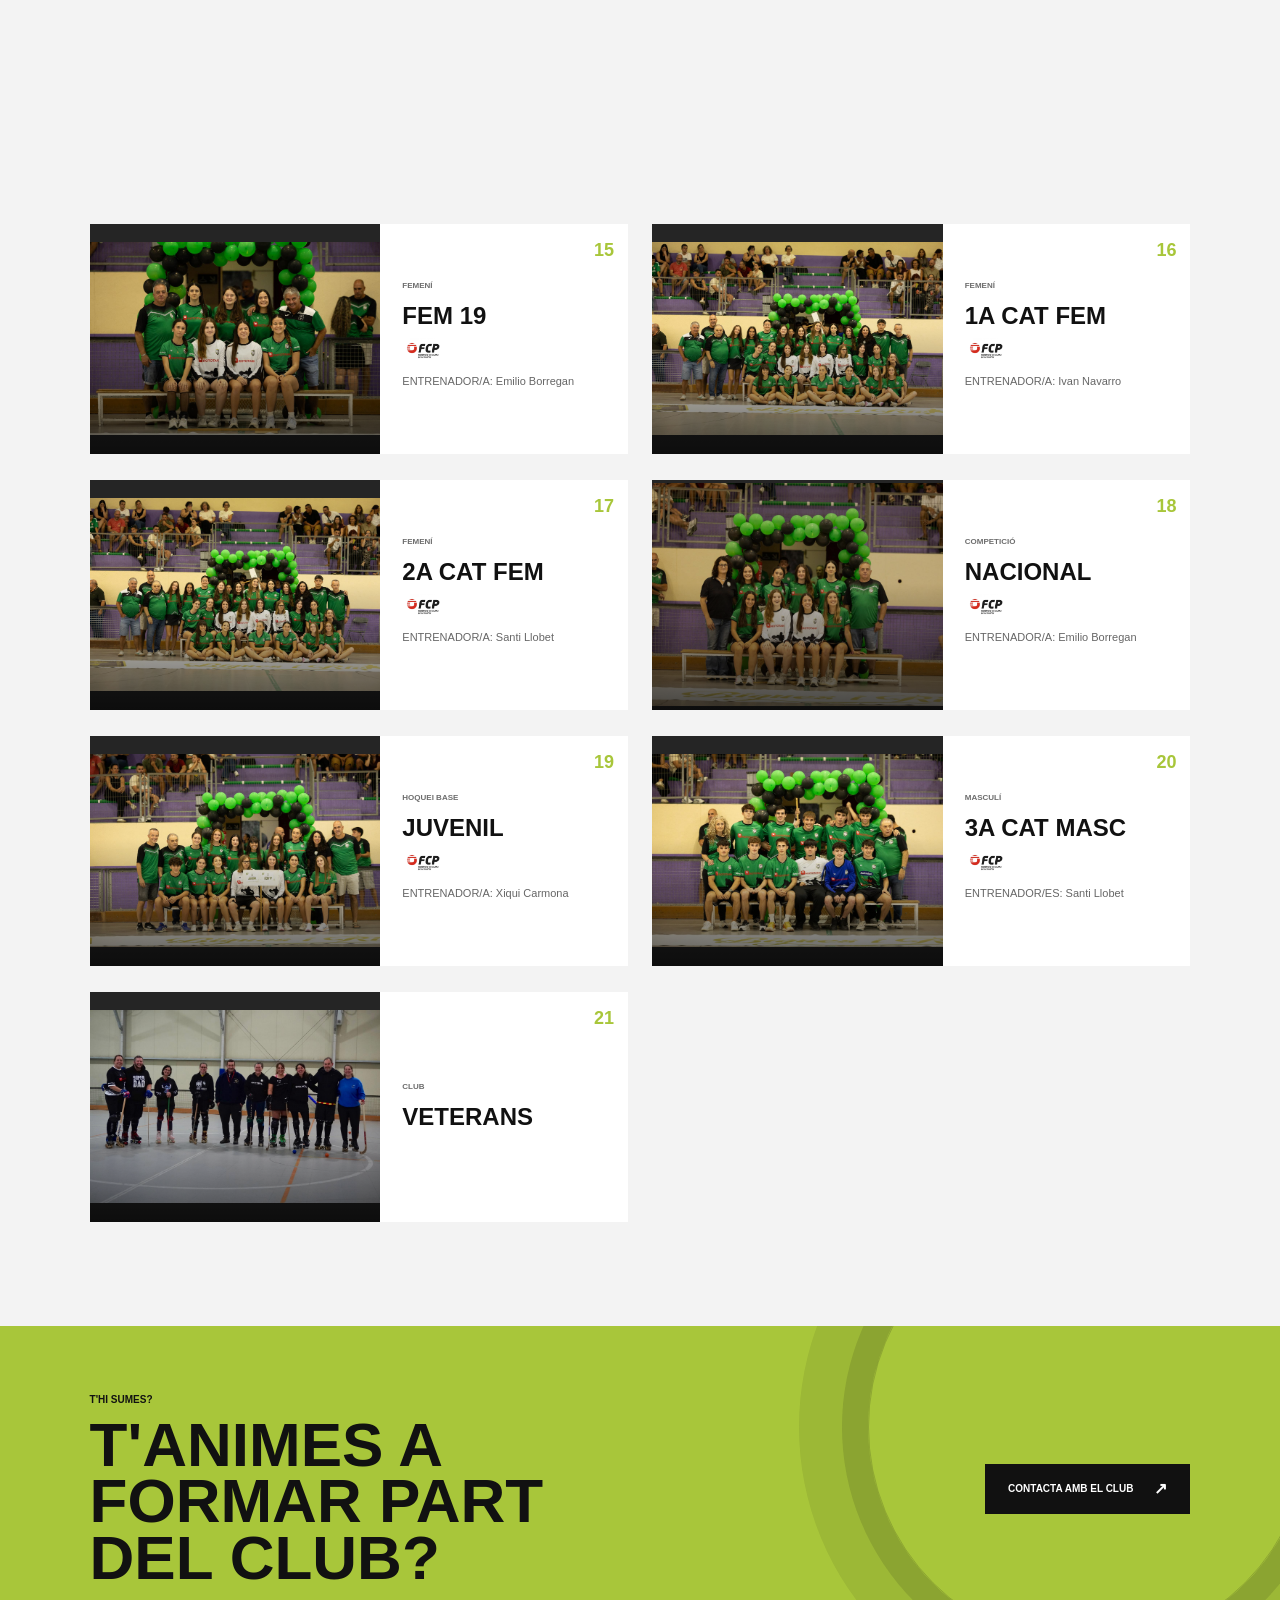
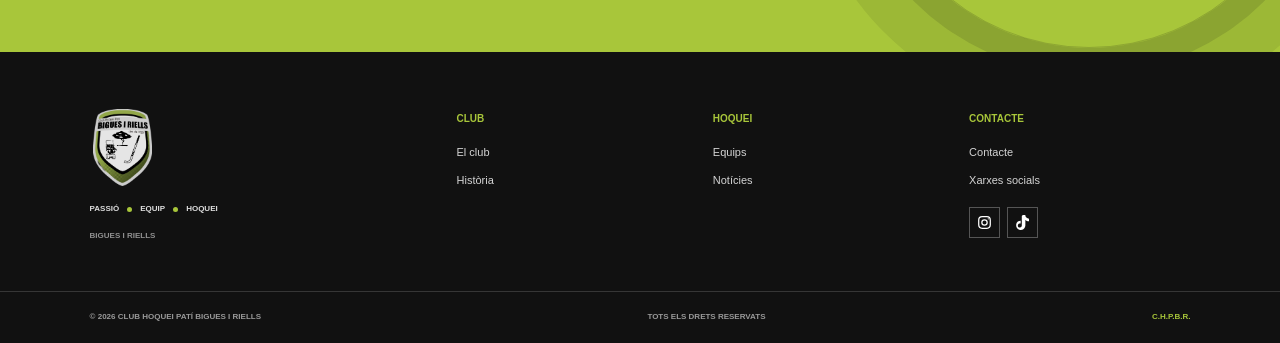
<file: bigues/equips.html>
<!doctype html>
<html lang="ca">
<head><meta charset="utf-8"><meta name="viewport" content="width=device-width, initial-scale=1"><title>Equips | Club Hoquei Patí Bigues i Riells</title><link rel="stylesheet" href="css/style.css?v=brand-order"><link rel="stylesheet" href="css/responsive.css?v=pub3"><script src="js/main.js?v=dual-live-standings" defer></script></head>
<body>
  <a class="skip-link" href="#contingut">Ves al contingut</a>
  <header class="site-header"><a class="brand" href="index.html" aria-label="Torna a l'inici"><img src="logo%20club.JPG.jpeg" alt="Escut oficial del club"><span class="brand-name"><small>CLUB HOQUEI PATÍ</small><b>BIGUES I RIELLS</b></span></a><button class="menu-toggle" type="button" aria-label="Obre el menú" aria-expanded="false" aria-controls="primary-nav"><span></span><span></span><span></span></button><nav class="primary-nav" id="primary-nav" aria-label="Menú principal"><a class="nav-link" href="index.html">CLUB HOQUEI PATÍ<br>BIGUES I RIELLS</a><a class="nav-link active" href="equips.html" aria-current="page">EQUIPS</a><a class="nav-link" href="patrocinadors.html">PATROCINADORS</a><a class="nav-link" href="club.html">EL CLUB</a><a class="nav-link" href="noticies.html">NOTÍCIES</a><a class="nav-link" href="contacte.html">CONTACTE</a></nav></header>
  <main id="contingut">
    <section class="page-hero page-hero-green"><div class="page-hero-inner"><p class="eyebrow">UNA PISTA, MOLTES HISTÒRIES</p><h1>ELS NOSTRES<br><em>EQUIPS</em></h1><p>Hoquei, compromís i orgull de formar part del Bigues i Riells.</p><span class="page-hero-index">01 / EQUIPS</span></div><div class="page-hero-crest"><img src="logo%20club.JPG.jpeg" alt="Escut oficial del club"></div></section>
    <section class="page-intro section-pad"><div class="section-kicker"><span>01</span><span class="kicker-line"></span><span>ESPORT BASE I COMPETICIÓ</span></div><div class="intro-columns"><h2>CREIXEM<br><em>EN EQUIP</em></h2><div><p>21 equips formen part del Club Hoquei Patí Bigues i Riells, des de l'escoleta fins als equips sèniors i veterans.</p></div></div></section>
    <section class="team-list-section section-pad section-gray"><div class="section-kicker"><span>02</span><span class="kicker-line"></span><span>ELS EQUIPS DEL CLUB</span></div><h2 class="roster-group-title">PRIMERS <em>EQUIPS</em></h2><div class="team-list-grid">
      <article class="roster-card first-team-card"><div class="roster-image"><img src="ok%20lliga.jpeg" alt="Equip femení d’OK Lliga del Club Hoquei Patí Bigues i Riells"></div><div class="roster-info"><small>PRIMER EQUIP</small><h2>OK LLIGA</h2><div class="league-logos league-logos-multiple" aria-label="Competicions i federació"><img src="fcp-transparent.png?v=clean-logo" alt="Federació Catalana de Patinatge"><img src="ok-transparent.png" alt="OK Lliga Iberdrola"><img src="champ.jpg" alt="WSE Champions League Rink Hockey"></div><p>ENTRENADOR/A: Xiqui Carmona i Noel Oliana</p><a class="text-link" href="dorsals1.png" target="_blank" rel="noopener noreferrer" aria-label="Veure els dorsals de les jugadores de l'OK Lliga">VEURE ELS DORSALS <span>↗</span></a></div><span class="roster-number">01</span></article>
      <article class="roster-card first-team-card"><div class="roster-image"><img src="1acatmasc.jpeg" alt="Equip masculí de 1A Catalana del Club Hoquei Patí Bigues i Riells"></div><div class="roster-info"><small>PRIMER EQUIP</small><h2>1A CAT MASC</h2><div class="league-logos"><img src="fcp-transparent.png?v=clean-logo" alt="Federació Catalana de Patinatge"></div><p>ENTRENADOR/A: Xiqui Carmona i Ivan Navarro</p><a class="text-link" href="dorsals2.png" target="_blank" rel="noopener noreferrer" aria-label="VEURE ELS DORSALS">VEURE ELS DORSALS <span>↗</span></a></div><span class="roster-number">02</span></article>
    </div>
    <div class="standings-pair">
    <section class="league-standings league-standings-pending section-pad" id="classificacio-ok-lliga"><div class="section-kicker section-kicker-light"><span>03</span><span class="kicker-line"></span><span>OK LLIGA FEMENINA</span><img class="league-section-logo" src="ok-transparent.png" alt="Logo de l'OK Lliga Iberdrola"></div><div class="section-heading-row"><div><p class="eyebrow">PRIMER EQUIP FEMENÍ</p><h2 class="standings-title">CLASSIFICACIÓ <em>OK LLIGA</em></h2></div><span class="standings-status" id="ok-standings-status" role="status" aria-live="polite">CONNECTANT AMB LA FEP</span></div><div id="ok-live-classifications" class="live-standing-list" aria-live="polite" aria-busy="true"><p class="standings-loading">Carregant classificació oficial…</p></div><p class="standings-note" id="ok-standings-updated">Actualització automàtica cada 5 minuts des de la FEP.</p><p class="standings-note standings-source">Font de les dades: <a href="https://www.hockeypatines.fep.es/league/3569" target="_blank" rel="noopener noreferrer">Real Federación Española de Patinaje (FEP)</a>.</p></section>
    <section class="league-standings section-pad" id="classificacio"><div class="section-kicker"><span>04</span><span class="kicker-line"></span><span>1A CATALANA MASCULINA</span><img class="league-section-logo" src="fcp-transparent.png?v=clean-logo" alt="Logo de la Federació Catalana de Patinatge"></div><div class="section-heading-row"><div><p class="eyebrow">TEMPORADA 2026/27</p><h2 class="standings-title">CLASSIFICACIÓ <em>1A CAT MASC</em></h2></div><span class="standings-status" id="standings-status" role="status" aria-live="polite">CONNECTANT AMB FECAPA</span></div><div id="live-classifications" class="live-standing-list" aria-live="polite" aria-busy="true"><p class="standings-loading">Carregant classificacions oficials…</p></div><p class="standings-note" id="standings-updated">Actualització automàtica cada 5 minuts des de FECAPA.</p><p class="standings-note standings-source">Font de les dades: <a href="https://www.hoqueipatins.fecapa.cat/league/4776" target="_blank" rel="noopener noreferrer">Federació Catalana de Patinatge (FCP/FECAPA)</a>.</p></section>
    </div>
    <h2 class="roster-group-title roster-group-secondary">TOTS ELS <em>EQUIPS</em></h2><div class="team-list-grid">
      <article class="roster-card"><div class="roster-image"><img src="escoleta.jpeg" alt="Equip de l'Escoleta del Club Hoquei Patí Bigues i Riells"></div><div class="roster-info"><small>HOQUEI BASE</small><h2>ESCOLETA</h2><p>ENTRENADOR/A: Bruna Carmona, Queralt Arisa, Silvia Navarro, Elsa Ballester</p></div><span class="roster-number">03</span></article>
      <article class="roster-card"><div class="roster-image"><img src="prebe%20a.jpeg" alt="Equip prebenjamí A del Club Hoquei Patí Bigues i Riells"></div><div class="roster-info"><small>HOQUEI BASE</small><h2>PREBENJAMÍ A</h2><div class="league-logos"><img src="fcp.jpg" alt="Federació Catalana de Patinatge"></div><p>ENTRENADOR/A: Dídac Garcia</p></div><span class="roster-number">04</span></article>
      <article class="roster-card"><div class="roster-image"><img src="prebe%20b.jpeg" alt="Equip prebenjamí B del Club Hoquei Patí Bigues i Riells"></div><div class="roster-info"><small>HOQUEI BASE</small><h2>PREBENJAMÍ B</h2><div class="league-logos"><img src="fcp.jpg" alt="Federació Catalana de Patinatge"></div><p>ENTRENADOR/A: Xiqui Carmona</p></div><span class="roster-number">05</span></article>
      <article class="roster-card"><div class="roster-image"><img src="minifem.jpeg" alt="Equip Minifem del Club Hoquei Patí Bigues i Riells"></div><div class="roster-info"><small>FEMENÍ</small><h2>MINIFEM</h2><div class="league-logos"><img src="fcp.jpg" alt="Federació Catalana de Patinatge"></div><p>ENTRENADOR/A: Tanit Coll</p></div><span class="roster-number">06</span></article>
      <article class="roster-card"><div class="roster-image"><img src="benjami%20a.jpeg" alt="Equip benjamí A del Club Hoquei Patí Bigues i Riells"></div><div class="roster-info"><small>HOQUEI BASE</small><h2>BENJAMÍ A</h2><div class="league-logos"><img src="fcp.jpg" alt="Federació Catalana de Patinatge"></div><p>ENTRENADOR/A: Gal·la Solé</p></div><span class="roster-number">07</span></article>
      <article class="roster-card"><div class="roster-image"><img src="benjami%20b.jpeg" alt="Equip benjamí B del Club Hoquei Patí Bigues i Riells"></div><div class="roster-info"><small>HOQUEI BASE</small><h2>BENJAMÍ B</h2><div class="league-logos"><img src="fcp.jpg" alt="Federació Catalana de Patinatge"></div><p>ENTRENADOR/A: Dídac Floch</p></div><span class="roster-number">08</span></article>
      <article class="roster-card"><div class="roster-image"><img src="alevi%20a.jpeg" alt="Equip aleví A del Club Hoquei Patí Bigues i Riells"></div><div class="roster-info"><small>HOQUEI BASE</small><h2>ALEVÍ A</h2><div class="league-logos"><img src="fcp.jpg" alt="Federació Catalana de Patinatge"></div><p>ENTRENADOR/A: Gal·la Solé</p></div><span class="roster-number">09</span></article>
      <article class="roster-card"><div class="roster-image"><img src="infantil%20a.jpeg" alt="Equip infantil A del Club Hoquei Patí Bigues i Riells"></div><div class="roster-info"><small>HOQUEI BASE</small><h2>INFANTIL A</h2><div class="league-logos"><img src="fcp.jpg" alt="Federació Catalana de Patinatge"></div><p>ENTRENADOR/A: Noel Oliana</p></div><span class="roster-number">10</span></article>
      <article class="roster-card"><div class="roster-image"><img src="infantil%20b.jpeg" alt="Equip infantil B del Club Hoquei Patí Bigues i Riells"></div><div class="roster-info"><small>HOQUEI BASE</small><h2>INFANTIL B</h2><div class="league-logos"><img src="fcp.jpg" alt="Federació Catalana de Patinatge"></div><p>ENTRENADOR/A: Dídac Garcia</p></div><span class="roster-number">11</span></article>
      <article class="roster-card"><div class="roster-image"><img src="fem11.jpeg" alt="Equip Fem 11 del Club Hoquei Patí Bigues i Riells"></div><div class="roster-info"><small>FEMENÍ</small><h2>FEM 11</h2><div class="league-logos"><img src="fcp.jpg" alt="Federació Catalana de Patinatge"></div><p>ENTRENADOR/A: Silvia Navarro</p></div><span class="roster-number">12</span></article>
      <article class="roster-card"><div class="roster-image"><img src="fem%2015.jpeg" alt="Equip Fem 15 del Club Hoquei Patí Bigues i Riells"></div><div class="roster-info"><small>FEMENÍ</small><h2>FEM 15</h2><div class="league-logos"><img src="fcp.jpg" alt="Federació Catalana de Patinatge"></div><p>ENTRENADOR/A: Ivan Navarro</p></div><span class="roster-number">13</span></article>
      <article class="roster-card"><div class="roster-image"><img src="fem%2017.jpeg" alt="Equip Fem 17 del Club Hoquei Patí Bigues i Riells"></div><div class="roster-info"><small>FEMENÍ</small><h2>FEM 17</h2><div class="league-logos"><img src="fcp.jpg" alt="Federació Catalana de Patinatge"></div><p>ENTRENADOR/A: Xiqui Carmona</p></div><span class="roster-number">14</span></article>
      <article class="roster-card"><div class="roster-image"><img src="fem19.jpeg" alt="Equip Fem 19 del Club Hoquei Patí Bigues i Riells"></div><div class="roster-info"><small>FEMENÍ</small><h2>FEM 19</h2><div class="league-logos"><img src="fcp.jpg" alt="Federació Catalana de Patinatge"></div><p>ENTRENADOR/A: Emilio Borregan</p></div><span class="roster-number">15</span></article>
      <article class="roster-card"><div class="roster-image"><img src="2a.jpeg" alt="Equip femení de 1a Catalana del Club Hoquei Patí Bigues i Riells"></div><div class="roster-info"><small>FEMENÍ</small><h2>1A CAT FEM</h2><div class="league-logos"><img src="fcp.jpg" alt="Federació Catalana de Patinatge"></div><p>ENTRENADOR/A: Ivan Navarro</p></div><span class="roster-number">16</span></article>
      <article class="roster-card"><div class="roster-image"><img src="2a.jpeg" alt="Equip femení de 2a Catalana del Club Hoquei Patí Bigues i Riells"></div><div class="roster-info"><small>FEMENÍ</small><h2>2A CAT FEM</h2><div class="league-logos"><img src="fcp.jpg" alt="Federació Catalana de Patinatge"></div><p>ENTRENADOR/A: Santi Llobet</p></div><span class="roster-number">17</span></article>
      <article class="roster-card"><div class="roster-image roster-image-3"><img src="nacional.jpeg" alt="Equip de Nacional del Club Hoquei Patí Bigues i Riells"></div><div class="roster-info"><small>COMPETICIÓ</small><h2>NACIONAL</h2><div class="league-logos"><img src="fcp.jpg" alt="Federació Catalana de Patinatge"></div><p>ENTRENADOR/A: Emilio Borregan</p></div><span class="roster-number">18</span></article>
      <article class="roster-card"><div class="roster-image"><img src="juvenil.jpeg" alt="Equip Juvenil del Club Hoquei Patí Bigues i Riells"></div><div class="roster-info"><small>HOQUEI BASE</small><h2>JUVENIL</h2><div class="league-logos"><img src="fcp.jpg" alt="Federació Catalana de Patinatge"></div><p>ENTRENADOR/A: Xiqui Carmona</p></div><span class="roster-number">19</span></article>
      <article class="roster-card"><div class="roster-image"><img src="tercera.jpeg" alt="Equip masculí de 3a Catalana del Club Hoquei Patí Bigues i Riells"></div><div class="roster-info"><small>MASCULÍ</small><h2>3A CAT MASC</h2><div class="league-logos"><img src="fcp.jpg" alt="Federació Catalana de Patinatge"></div><p>ENTRENADOR/ES: Santi Llobet</p></div><span class="roster-number">20</span></article>
      <article class="roster-card"><div class="roster-image"><img src="veterans.jpeg" alt="Equip de Veterans del Club Hoquei Patí Bigues i Riells"></div><div class="roster-info"><small>CLUB</small><h2>VETERANS</h2></div><span class="roster-number">21</span></article>
    </div><!-- TODO: Afegir plantilles, entrenador/es, calendari i resultats de cada equip --></section>
    <section class="cta-band"><div class="cta-band-inner"><div><p class="eyebrow">T'HI SUMES?</p><h2>T'ANIMES A<br>FORMAR PART<br>DEL CLUB?</h2></div><a class="button button-dark" href="contacte.html">CONTACTA AMB EL CLUB <span>↗</span></a></div></section>
  </main>
  <footer class="site-footer"><div class="footer-main"><div class="footer-brand"><a href="index.html" aria-label="Torna a l'inici"><img src="logo%20club%20sense%20fons.png" alt="Escut oficial del club"></a><p>PASSIÓ <i></i> EQUIP <i></i> HOQUEI</p><span>BIGUES I RIELLS</span></div><div class="footer-column"><h2>CLUB</h2><a href="club.html">El club</a><a href="club.html#historia">Història</a></div><div class="footer-column"><h2>HOQUEI</h2><a href="equips.html">Equips</a><a href="noticies.html">Notícies</a></div><div class="footer-column"><h2>CONTACTE</h2><a href="contacte.html">Contacte</a><a href="index.html#xarxes">Xarxes socials</a><div class="social-links"><a href="#" aria-label="Instagram, perfil oficial pendent d'afegir">IG</a><a href="#" aria-label="TikTok, perfil oficial pendent d'afegir">♪</a></div></div></div><div class="footer-bottom"><span>© 2026 CLUB HOQUEI PATÍ BIGUES I RIELLS</span><span>TOTS ELS DRETS RESERVATS</span><span class="footer-mark">C.H.P.B.R.</span></div></footer>
</body></html>
</file>
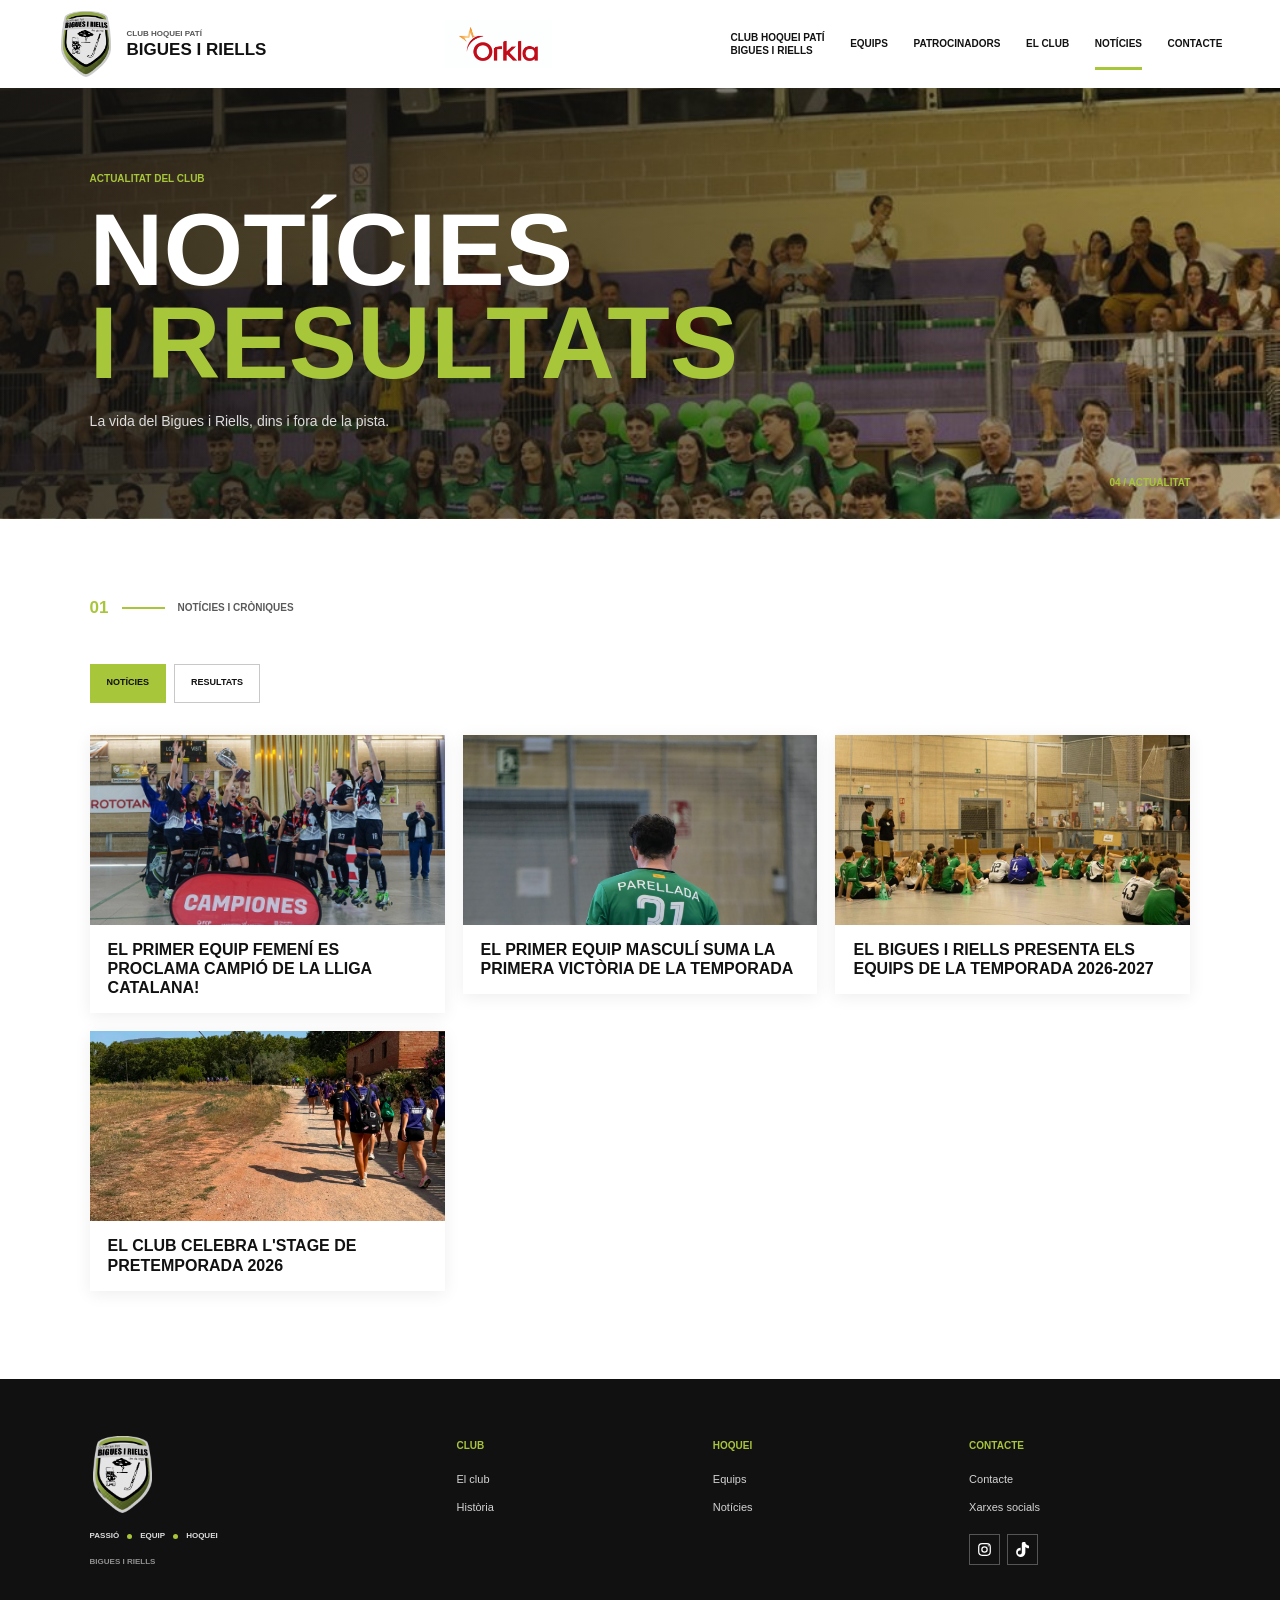
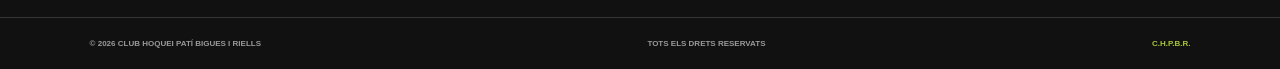
<file: bigues/noticies.html>
<!doctype html>
<html lang="ca">
<head><meta charset="utf-8"><meta name="viewport" content="width=device-width, initial-scale=1"><title>Notícies | Club Hoquei Patí Bigues i Riells</title><link rel="stylesheet" href="css/style.css?v=brand-order"><link rel="stylesheet" href="css/responsive.css?v=pub3"><script src="js/main.js?v=api5" defer></script></head>
<body><a class="skip-link" href="#contingut">Ves al contingut</a>
<header class="site-header"><a class="brand" href="index.html" aria-label="Torna a l'inici"><img src="logo%20club.JPG.jpeg" alt="Escut oficial del club"><span class="brand-name"><small>CLUB HOQUEI PATÍ</small><b>BIGUES I RIELLS</b></span></a><button class="menu-toggle" type="button" aria-label="Obre el menú" aria-expanded="false" aria-controls="primary-nav"><span></span><span></span><span></span></button><nav class="primary-nav" id="primary-nav" aria-label="Menú principal"><a class="nav-link" href="index.html">CLUB HOQUEI PATÍ<br>BIGUES I RIELLS</a><a class="nav-link" href="equips.html">EQUIPS</a><a class="nav-link" href="patrocinadors.html">PATROCINADORS</a><a class="nav-link" href="club.html">EL CLUB</a><a class="nav-link active" href="noticies.html" aria-current="page">NOTÍCIES</a><a class="nav-link" href="contacte.html">CONTACTE</a></nav></header>
<main id="contingut"><section class="page-hero page-hero-dark"><div class="page-hero-inner"><p class="eyebrow">ACTUALITAT DEL CLUB</p><h1>NOTÍCIES<br><em>I RESULTATS</em></h1><p>La vida del Bigues i Riells, dins i fora de la pista.</p><span class="page-hero-index">04 / ACTUALITAT</span></div><div class="page-hero-crest"><img src="logo%20club.JPG.jpeg" alt="Escut oficial del club"></div></section>
<section class="news-page section-pad"><div class="section-kicker"><span>01</span><span class="kicker-line"></span><span>NOTÍCIES I CRÒNIQUES</span></div><div class="filter-bar" role="group" aria-label="Filtra per tipus de contingut"><button type="button" class="filter-button is-active" data-filter="noticies" aria-pressed="true">NOTÍCIES</button><button type="button" class="filter-button" data-filter="resultats" aria-pressed="false">RESULTATS</button></div><div class="news-page-grid">
  <details class="news-card news-card-page news-card-disclosure" data-category="noticies"><summary><img src="copa.jpeg" alt="Primer equip femení amb el trofeu de la Lliga Catalana"><span class="news-card-title">EL PRIMER EQUIP FEMENÍ ES PROCLAMA CAMPIÓ DE LA LLIGA CATALANA! 🏆</span></summary><div class="news-copy"><p class="news-meta">NOTÍCIES · LLIGA CATALANA</p><p><strong>El CH Patí Bigues i Riells aixeca el títol de la Lliga Catalana després d'una competició marcada per l'esforç, el compromís i el treball en equip.</strong></p><p>El primer equip femení del Club Hoquei Patí Bigues i Riells ha fet història proclamant-se <strong>campió de la Lliga Catalana</strong>.</p><p>Després de superar el Generali Club Palau i Solità de Plegamans a les faltes directes del partit de la semifinal, l'equip ha aconseguit aixecar un títol molt especial, compartit amb tota la família del club davant un gran rival, el Club Hoquei Cerdanyola.</p><p>El pavelló de Can Badell ha estat un dels grans protagonistes d'aquesta fita. L'afició ha omplert les grades i ha animat l'equip en tot moment, demostrant, una vegada més, que la força del Bigues va molt més enllà de la pista.</p><p>Des del CH Patí Bigues i Riells volem felicitar les jugadores i el cos tècnic per aquesta gran victòria i agrair a tota l'afició el suport incondicional.</p><a href="copa.jpeg" target="_blank" rel="noopener noreferrer" class="text-link">VEURE FOTO EN GRAN <span>↗</span></a></div></details>
  <details class="news-card news-card-page news-card-disclosure news-card-first-victory" data-category="noticies"><summary><img src="noticia3.jpg" alt="Jugador del primer equip masculí del Club Hoquei Patí Bigues i Riells"><span class="news-card-title">El primer equip masculí suma la primera victòria de la temporada</span></summary><div class="news-copy"><p class="news-meta">NOTÍCIES · 2A JORNADA</p><p>El <strong>primer equip masculí del Club Hoquei Patí Bigues i Riells</strong> va aconseguir la seva <strong>primera victòria de la temporada</strong> en la segona jornada de lliga, després d’imposar-se per <strong>7-5</strong>.</p><p>L’equip va sumar així els seus <strong>primers tres punts</strong> de la temporada en un partit intens i disputat, fent un pas endavant en aquest inici de competició.</p><p>Aquesta primera victòria reforça el treball que està fent el conjunt i permet continuar avançant amb confiança cap als objectius marcats per aquesta temporada 2026-2027.</p><p><strong>Un pas més per aconseguir l’objectiu.</strong></p><p><strong>HAKUNA MATATA! 💚🖤</strong></p><a href="noticia3.jpg" target="_blank" rel="noopener noreferrer" class="text-link">VEURE FOTO EN GRAN <span>↗</span></a></div></details>
  <details class="news-card news-card-page news-card-disclosure" data-category="noticies"><summary><img src="presentacio.jpeg" alt="Presentació oficial dels equips del Club Hoquei Patí Bigues i Riells"><span class="news-card-title">El Bigues i Riells presenta els equips de la temporada 2026-2027</span></summary><div class="news-copy"><p class="news-meta">NOTÍCIES · 25/09/26</p><p>El passat <strong>25 de setembre</strong>, el <strong>Club Hoquei Patí Bigues i Riells</strong> va celebrar la <strong>presentació oficial dels equips de la temporada 2026-2027</strong>, una jornada que va reunir jugadors, jugadores, entrenadors, famílies i afició.</p><p>L’acte va servir per donar a conèixer els diferents equips que representaran el club aquesta temporada i per donar el tret de sortida oficial a un nou curs ple de reptes, il·lusió i molt d’hoquei.</p><p>La presentació també va ser una oportunitat per reunir la <strong>família del Bigues i Riells</strong>, compartir un moment especial fora de la competició i posar en valor totes les persones que formen part del club.</p><p>Una nova temporada ja està en marxa. <strong>Ara toca gaudir-la, competir i continuar creixent junts!</strong></p><p><strong>Som-hi, Bigues! 💚🖤</strong></p><a href="presentacio.jpeg" target="_blank" rel="noopener noreferrer" class="text-link">VEURE FOTO EN GRAN <span>↗</span></a></div></details>
  <details class="news-card news-card-page news-card-disclosure" data-category="noticies"><summary><img src="stage.jpeg" alt="Els equips del club al stage de pretemporada"><span class="news-card-title">EL CLUB CELEBRA L'STAGE DE PRETEMPORADA 2026</span></summary><div class="news-copy"><p class="news-meta">NOTÍCIES · 05/09/26 - 06/09/26</p><p>Els dies <strong>5 i 6 de setembre</strong>, el <strong>Club Hoquei Patí Bigues i Riells</strong> va celebrar el seu <strong>stage de pretemporada</strong>, dues jornades dedicades a preparar l’inici de la nova temporada.</p><p>Durant el cap de setmana, els equips del club van poder tornar a la pista, compartir entrenaments i continuar agafant ritme abans de l’inici de les competicions oficials.</p><p>Més enllà del treball esportiu, el stage també va servir per <strong>reforçar la cohesió entre jugadors, jugadores i equips</strong>, compartir moments fora de la competició i començar a construir les bases d’una nova temporada.</p><p>Dos dies d’hoquei, equip i club per donar el tret de sortida a un nou curs esportiu.</p><p><strong>Comença una nova temporada. Som-hi, Bigues! 💚🖤</strong></p><a href="collagestage.png" target="_blank" rel="noopener noreferrer" class="text-link">VEURE COLLAGE DE FOTOS <span>↗</span></a></div></details>
  <article class="news-card news-card-page" data-category="resultats"><a class="news-image" href="resultat1.jpeg" target="_blank" rel="noopener noreferrer" aria-label="Obre la imatge dels resultats en mida gran"><img src="resultat1.jpeg" alt="Resultats de la setmana del 23 al 27 de setembre de 2026"></a><div class="news-copy"><p class="news-meta">RESULTATS · 23/09/26 - 27/09/26</p><h2>Resultats 23/09/26 - 27/09/26</h2><p>Resultats dels partits de la setmana.</p><a href="resultat1.jpeg" target="_blank" rel="noopener noreferrer" class="text-link">OBRIR IMATGE EN GRAN <span>↗</span></a></div></article>
</div><p class="filter-empty" hidden>No hi ha notícies en aquesta categoria.</p><!-- TODO: Substituir per notícies oficials --></section></main>
<footer class="site-footer"><div class="footer-main"><div class="footer-brand"><a href="index.html" aria-label="Torna a l'inici"><img src="logo%20club%20sense%20fons.png" alt="Escut oficial del club"></a><p>PASSIÓ <i></i> EQUIP <i></i> HOQUEI</p><span>BIGUES I RIELLS</span></div><div class="footer-column"><h2>CLUB</h2><a href="club.html">El club</a><a href="club.html#historia">Història</a></div><div class="footer-column"><h2>HOQUEI</h2><a href="equips.html">Equips</a><a href="noticies.html">Notícies</a></div><div class="footer-column"><h2>CONTACTE</h2><a href="contacte.html">Contacte</a><a href="index.html#xarxes">Xarxes socials</a><div class="social-links"><a href="#" aria-label="Instagram, perfil oficial pendent d'afegir">IG</a><a href="#" aria-label="TikTok, perfil oficial pendent d'afegir">♪</a></div></div></div><div class="footer-bottom"><span>© 2026 CLUB HOQUEI PATÍ BIGUES I RIELLS</span><span>TOTS ELS DRETS RESERVATS</span><span class="footer-mark">C.H.P.B.R.</span></div></footer></body></html>
</file>
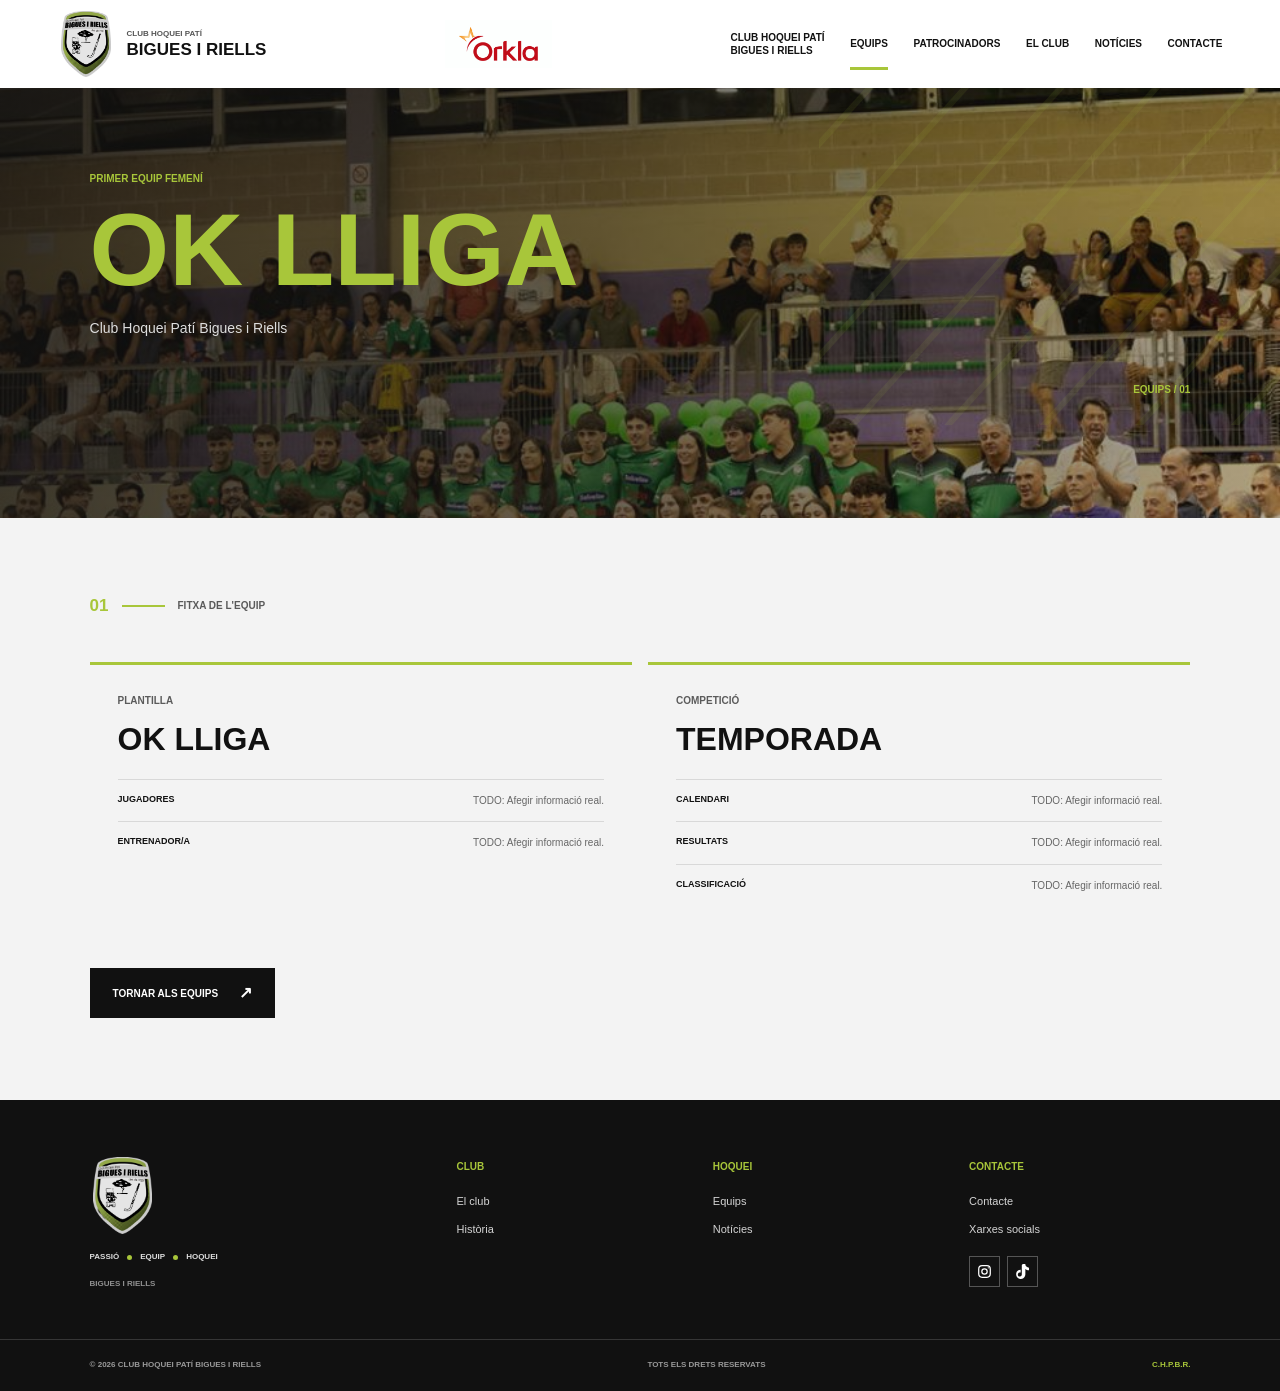
<file: bigues/ok-lliga.html>
<!doctype html>
<html lang="ca">
<head><meta charset="utf-8"><meta name="viewport" content="width=device-width, initial-scale=1"><title>OK Lliga | Club Hoquei Patí Bigues i Riells</title><link rel="stylesheet" href="css/style.css?v=brand-order"><link rel="stylesheet" href="css/responsive.css?v=pub3"><script src="js/main.js?v=header-rotator-10s" defer></script></head>
<body><a class="skip-link" href="#contingut">Ves al contingut</a>
<header class="site-header"><a class="brand" href="index.html" aria-label="Torna a l'inici"><img src="logo%20club.JPG.jpeg" alt="Escut oficial del club"><span class="brand-name"><small>CLUB HOQUEI PATÍ</small><b>BIGUES I RIELLS</b></span></a><button class="menu-toggle" type="button" aria-label="Obre el menú" aria-expanded="false" aria-controls="primary-nav"><span></span><span></span><span></span></button><nav class="primary-nav" id="primary-nav" aria-label="Menú principal"><a class="nav-link" href="index.html">CLUB HOQUEI PATÍ<br>BIGUES I RIELLS</a><a class="nav-link active" href="equips.html" aria-current="page">EQUIPS</a><a class="nav-link" href="patrocinadors.html">PATROCINADORS</a><a class="nav-link" href="club.html">EL CLUB</a><a class="nav-link" href="noticies.html">NOTÍCIES</a><a class="nav-link" href="contacte.html">CONTACTE</a></nav></header>
<main id="contingut"><section class="page-hero page-hero-green"><div class="page-hero-inner"><p class="eyebrow">PRIMER EQUIP FEMENÍ</p><h1><em>OK LLIGA</em></h1><p>Club Hoquei Patí Bigues i Riells</p><span class="page-hero-index">EQUIPS / 01</span></div></section>
<section class="team-profile-section section-pad section-gray"><div class="section-kicker"><span>01</span><span class="kicker-line"></span><span>FITXA DE L'EQUIP</span></div><div class="team-profile-grid"><article class="team-profile-card"><p class="eyebrow">PLANTILLA</p><h2>OK LLIGA</h2><div class="team-profile-field"><strong>JUGADORES</strong><span>TODO: Afegir informació real.</span></div><div class="team-profile-field"><strong>ENTRENADOR/A</strong><span>TODO: Afegir informació real.</span></div></article><article class="team-profile-card"><p class="eyebrow">COMPETICIÓ</p><h2>TEMPORADA</h2><div class="team-profile-field"><strong>CALENDARI</strong><span>TODO: Afegir informació real.</span></div><div class="team-profile-field"><strong>RESULTATS</strong><span>TODO: Afegir informació real.</span></div><div class="team-profile-field"><strong>CLASSIFICACIÓ</strong><span>TODO: Afegir informació real.</span></div></article></div><a class="button button-dark team-profile-return" href="equips.html">TORNAR ALS EQUIPS <span>↗</span></a></section></main>
<footer class="site-footer"><div class="footer-main"><div class="footer-brand"><a href="index.html" aria-label="Torna a l'inici"><img src="logo%20club%20sense%20fons.png" alt="Escut oficial del club"></a><p>PASSIÓ <i></i> EQUIP <i></i> HOQUEI</p><span>BIGUES I RIELLS</span></div><div class="footer-column"><h2>CLUB</h2><a href="club.html">El club</a><a href="club.html#historia">Història</a></div><div class="footer-column"><h2>HOQUEI</h2><a href="equips.html">Equips</a><a href="noticies.html">Notícies</a></div><div class="footer-column"><h2>CONTACTE</h2><a href="contacte.html">Contacte</a><a href="index.html#xarxes">Xarxes socials</a><div class="social-links"><a href="#" aria-label="Instagram del club">IG</a><a href="#" aria-label="TikTok del club">♪</a></div></div></div><div class="footer-bottom"><span>© 2026 CLUB HOQUEI PATÍ BIGUES I RIELLS</span><span>TOTS ELS DRETS RESERVATS</span><span class="footer-mark">C.H.P.B.R.</span></div></footer></body></html>
</file>
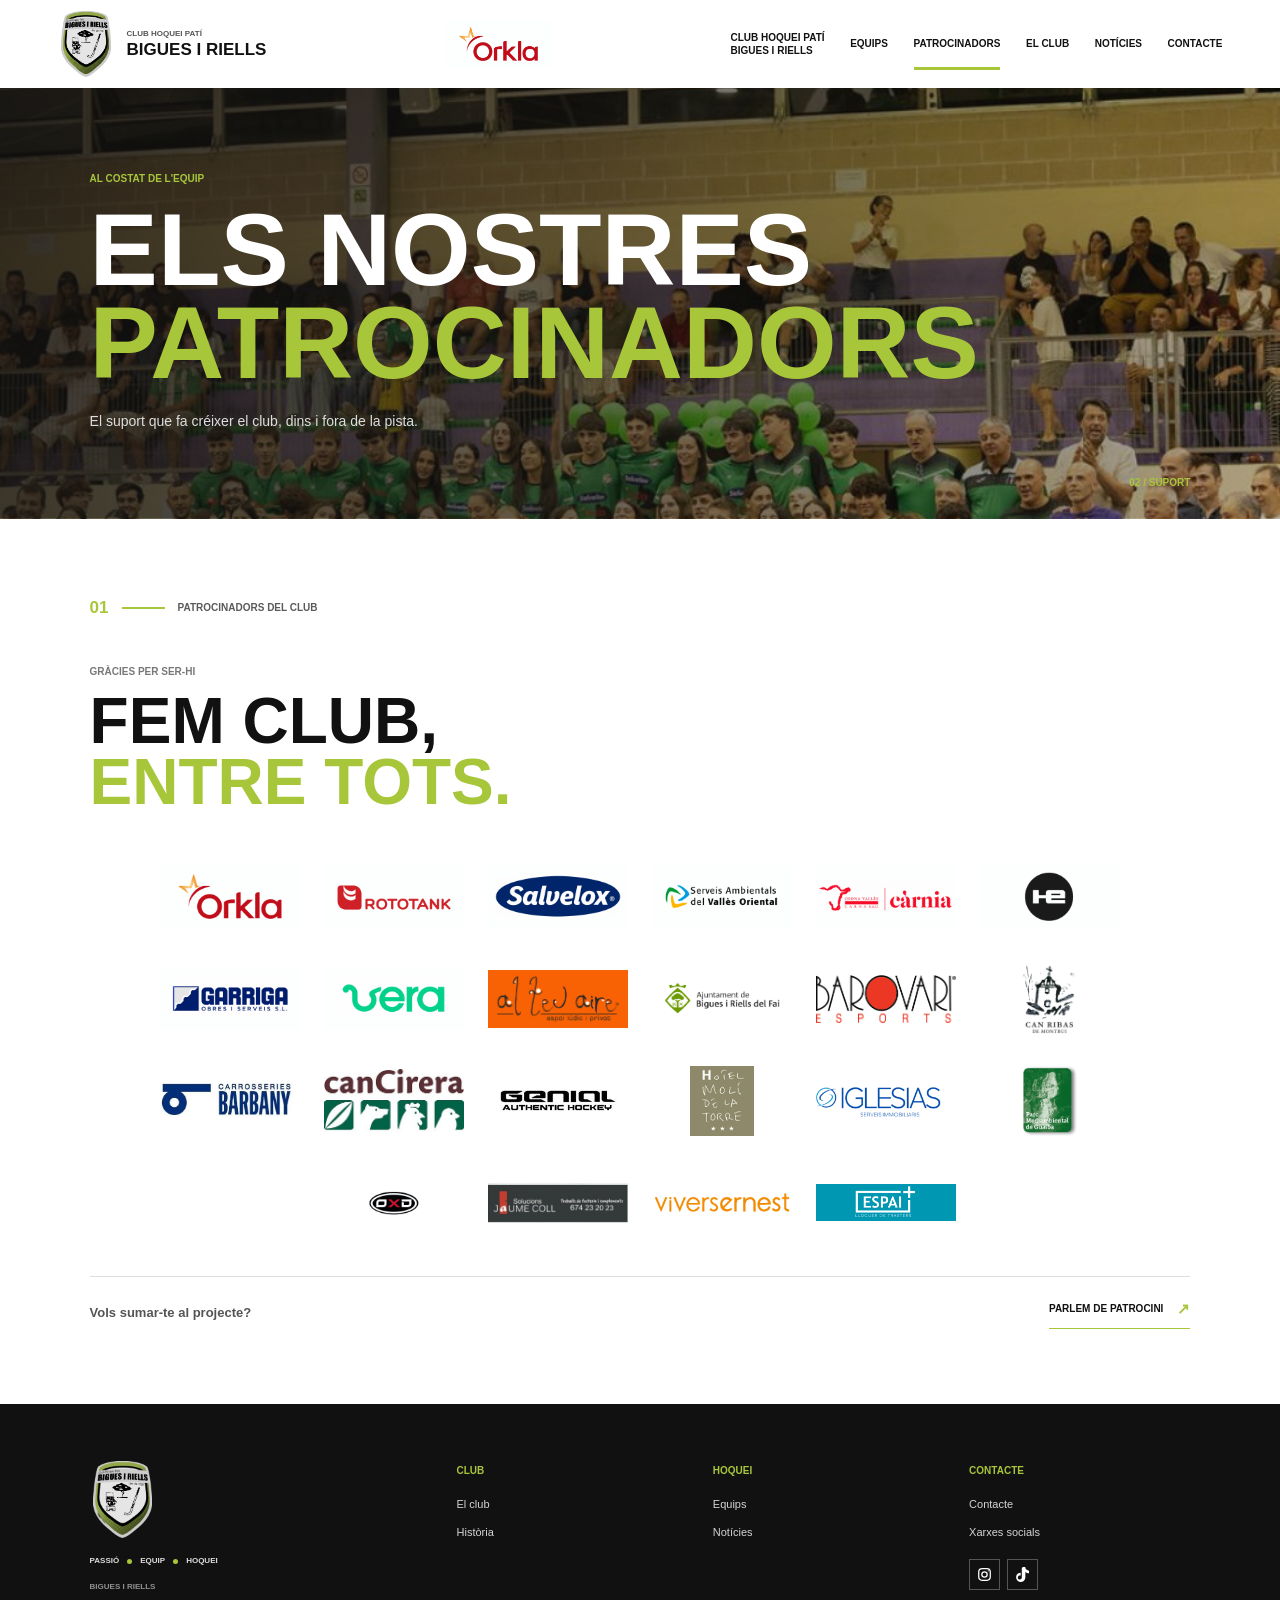
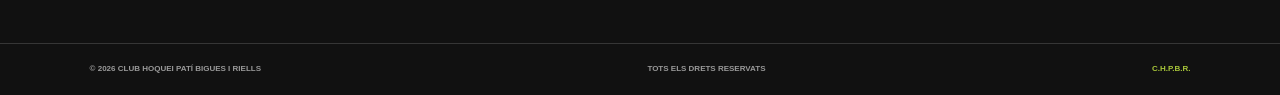
<file: bigues/patrocinadors.html>
<!doctype html>
<html lang="ca">
<head><meta charset="utf-8"><meta name="viewport" content="width=device-width, initial-scale=1"><title>Patrocinadors | Club Hoquei Patí Bigues i Riells</title><link rel="stylesheet" href="css/style.css?v=brand-order"><link rel="stylesheet" href="css/responsive.css?v=pub3"><script src="js/main.js?v=header-rotator-10s" defer></script></head>
<body><a class="skip-link" href="#contingut">Ves al contingut</a>
<header class="site-header"><a class="brand" href="index.html" aria-label="Torna a l'inici"><img src="logo%20club.JPG.jpeg" alt="Escut oficial del club"><span class="brand-name"><small>CLUB HOQUEI PATÍ</small><b>BIGUES I RIELLS</b></span></a><button class="menu-toggle" type="button" aria-label="Obre el menú" aria-expanded="false" aria-controls="primary-nav"><span></span><span></span><span></span></button><nav class="primary-nav" id="primary-nav" aria-label="Menú principal"><a class="nav-link" href="index.html">CLUB HOQUEI PATÍ<br>BIGUES I RIELLS</a><a class="nav-link" href="equips.html">EQUIPS</a><a class="nav-link active" href="patrocinadors.html" aria-current="page">PATROCINADORS</a><a class="nav-link" href="club.html">EL CLUB</a><a class="nav-link" href="noticies.html">NOTÍCIES</a><a class="nav-link" href="contacte.html">CONTACTE</a></nav></header>
<main id="contingut"><section class="page-hero page-hero-dark"><div class="page-hero-inner"><p class="eyebrow">AL COSTAT DE L'EQUIP</p><h1>ELS NOSTRES<br><em>PATROCINADORS</em></h1><p>El suport que fa créixer el club, dins i fora de la pista.</p><span class="page-hero-index">02 / SUPORT</span></div><div class="page-hero-crest"><img src="logo%20club.JPG.jpeg" alt="Escut oficial del club"></div></section>
<section class="sponsors-page section-pad"><div class="section-kicker"><span>01</span><span class="kicker-line"></span><span>PATROCINADORS DEL CLUB</span></div><div class="sponsor-intro"><div><p class="eyebrow">GRÀCIES PER SER-HI</p><h2>FEM CLUB,<br><em>ENTRE TOTS.</em></h2></div></div><div class="sponsor-gallery" aria-label="Logotips dels patrocinadors del Club Hoquei Patí Bigues i Riells">
<a class="sponsor-logo" href="https://www.orkla.com/" target="_blank" rel="noopener noreferrer" aria-label="Visita Orkla"><img src="patrocinadors/1.jpeg" alt="Orkla"></a><a class="sponsor-logo" href="https://rototank.com/" target="_blank" rel="noopener noreferrer" aria-label="Visita Rototank"><img src="patrocinadors/2.jpeg" alt="Rototank"></a><a class="sponsor-logo" href="https://salvelox.es/" target="_blank" rel="noopener noreferrer" aria-label="Visita Salvelox"><img src="patrocinadors/3.jpeg" alt="Salvelox"></a><a class="sponsor-logo" href="https://savosa.cat/" target="_blank" rel="noopener noreferrer" aria-label="Visita Serveis Ambientals del Vallès Oriental"><img src="patrocinadors/4.jpeg" alt="Serveis Ambientals del Vallès Oriental"></a><a class="sponsor-logo" href="https://carnia.es/ca/" target="_blank" rel="noopener noreferrer" aria-label="Visita Carnia"><img src="patrocinadors/5.jpeg" alt="Carnia"></a><a class="sponsor-logo" href="https://insser.cat/ca/" target="_blank" rel="noopener noreferrer" aria-label="Visita Insser"><img src="patrocinadors/6.jpeg" alt="Insser"></a><a class="sponsor-logo" href="https://garrigagrup.com/" target="_blank" rel="noopener noreferrer" aria-label="Visita Garriga Grup"><img src="patrocinadors/7.jpeg" alt="Garriga Obres i Serveis"></a><a class="sponsor-logo" href="https://somvera.cat/" target="_blank" rel="noopener noreferrer" aria-label="Visita Vera"><img src="patrocinadors/8.jpeg" alt="Vera"></a>
<a class="sponsor-logo" href="https://alteuaire.es/" target="_blank" rel="noopener noreferrer" aria-label="Visita A Teu Aire"><img src="patrocinadors/a%20teu%20aire.jpg" alt="A Teu Aire"></a><a class="sponsor-logo" href="https://www.biguesiriells.cat/ca/index.htm" target="_blank" rel="noopener noreferrer" aria-label="Visita l’Ajuntament de Bigues i Riells del Fai"><img src="patrocinadors/ajuntament.jpg" alt="Ajuntament de Bigues i Riells del Fai"></a><a class="sponsor-logo" href="https://www.barovari.com/ca" target="_blank" rel="noopener noreferrer" aria-label="Visita Barovari"><img src="patrocinadors/barovari.png" alt="Barovari"></a><a class="sponsor-logo" href="https://canribas.com/ca/" target="_blank" rel="noopener noreferrer" aria-label="Visita Can Ribas"><img src="patrocinadors/can%20ribas.webp" alt="Can Ribas de Montbui"></a><a class="sponsor-logo" href="https://www.carroceriasbarbany.com/" target="_blank" rel="noopener noreferrer" aria-label="Visita Carrosseries Barbany"><img src="patrocinadors/carroseries%20barbany.webp" alt="Carrosseries Barbany"></a><a class="sponsor-logo" href="https://cancirera.cat/" target="_blank" rel="noopener noreferrer" aria-label="Visita Can Cirera"><img src="patrocinadors/cirera.jpg" alt="Can Cirera"></a><a class="sponsor-logo" href="https://www.genialsolutions.net/Hockey-Patines" target="_blank" rel="noopener noreferrer" aria-label="Visita Genial Authentic Hockey"><img src="patrocinadors/genial.jpg" alt="Genial Authentic Hockey"></a><a class="sponsor-logo" href="https://www.molidelatorre.cat/" target="_blank" rel="noopener noreferrer" aria-label="Visita l’Hotel Molí de la Torre"><img src="patrocinadors/hotel.jpg" alt="Hotel Molí de la Torre"></a><figure class="sponsor-logo"><img src="patrocinadors/iglesias.png" alt="Iglesias"></figure><figure class="sponsor-logo"><img src="patrocinadors/parc.png" alt="Parc Mediambiental de Gualba"></figure><figure class="sponsor-logo"><img src="patrocinadors/pat3.jpg" alt="Logotip OXD"></figure><figure class="sponsor-logo"><img src="patrocinadors/solucions.png" alt="Solucions Jaume Coll"></figure><figure class="sponsor-logo"><img src="patrocinadors/viver.png" alt="Vivers Ernest"></figure>
</div><div class="sponsor-invite"><p>Vols sumar-te al projecte?</p><a class="text-link" href="contacte.html">PARLEM DE PATROCINI <span aria-hidden="true">↗</span></a></div></section></main>
<footer class="site-footer"><div class="footer-main"><div class="footer-brand"><a href="index.html" aria-label="Torna a l'inici"><img src="logo%20club%20sense%20fons.png" alt="Escut oficial del club"></a><p>PASSIÓ <i></i> EQUIP <i></i> HOQUEI</p><span>BIGUES I RIELLS</span></div><div class="footer-column"><h2>CLUB</h2><a href="club.html">El club</a><a href="club.html#historia">Història</a></div><div class="footer-column"><h2>HOQUEI</h2><a href="equips.html">Equips</a><a href="noticies.html">Notícies</a></div><div class="footer-column"><h2>CONTACTE</h2><a href="contacte.html">Contacte</a><a href="index.html#xarxes">Xarxes socials</a><div class="social-links"><a href="#" aria-label="Instagram, perfil oficial pendent d'afegir">IG</a><a href="#" aria-label="TikTok, perfil oficial pendent d'afegir">♪</a></div></div></div><div class="footer-bottom"><span>© 2026 CLUB HOQUEI PATÍ BIGUES I RIELLS</span><span>TOTS ELS DRETS RESERVATS</span><span class="footer-mark">C.H.P.B.R.</span></div></footer></body></html>
</file>
<file: bigues/css/style.css>
:root {
  --club-green: #A8C63A;
  --club-black: #111111;
  --club-white: #FFFFFF;
  --club-light-gray: #F3F3F3;
  --club-dark-gray: #252525;
  --font-body: "Arial", "Helvetica Neue", sans-serif;
  --font-display: "Arial Narrow", "Roboto Condensed", Impact, sans-serif;
  --content-width: 1320px;
}
* { box-sizing: border-box; }
html { scroll-behavior: smooth; scroll-padding-top: 92px; }
body { margin: 0; color: var(--club-black); background: var(--club-white); font-family: var(--font-body); font-size: 15px; line-height: 1.55; }
img { display: block; max-width: 100%; } a { color: inherit; text-decoration: none; } button, input, textarea { font: inherit; }
:focus-visible { outline: 3px solid var(--club-green); outline-offset: 4px; }
.skip-link { position: fixed; z-index: 100; top: 8px; left: 8px; transform: translateY(-150%); padding: 12px 16px; color: var(--club-black); background: var(--club-green); font-weight: 800; }
.skip-link:focus { transform: translateY(0); }
.site-header { position: sticky; z-index: 30; top: 0; display: flex; min-height: 88px; align-items: center; justify-content: space-between; gap: 32px; padding: 0 clamp(20px, 4.5vw, 72px); background: var(--club-white); transition: min-height .25s ease, box-shadow .25s ease; }
.site-header.is-scrolled { min-height: 72px; box-shadow: 0 5px 22px rgb(17 17 17 / 9%); }
.brand { display: inline-flex; flex: 0 0 auto; align-items: center; gap: 12px; }
.brand img { width: 57px; height: 66px; object-fit: contain; }
.brand-name { display: flex; flex-direction: column; color: var(--club-black); font-family: var(--font-display); font-size: 17px; font-weight: 900; line-height: .93; }
.brand-name b { color: var(--club-black); }.brand-name small { margin: 0 0 4px; color: #565656; font-family: var(--font-body); font-size: 8px; font-weight: 800; }
.header-sponsor-rotator { display: flex; width: 150px; min-width: 72px; height: 48px; flex: 0 1 150px; align-items: center; justify-content: center; }
.header-sponsor-rotator img { display: block; width: 100%; height: 100%; object-fit: contain; opacity: 1; transition: opacity .25s ease; }
.header-sponsor-rotator img.is-changing { opacity: 0; }
.primary-nav { display: flex; align-items: stretch; justify-content: flex-end; gap: clamp(14px, 2vw, 31px); height: 88px; }
.nav-link { position: relative; display: flex; align-items: center; color: var(--club-black); font-size: 10px; font-weight: 800; line-height: 1.35; transition: color .2s ease; }
.nav-link::after { position: absolute; right: 0; bottom: 18px; left: 0; height: 3px; background: var(--club-green); content: ""; transform: scaleX(0); transform-origin: left; transition: transform .22s ease; }
.nav-link:hover::after, .nav-link.active::after { transform: scaleX(1); }.menu-toggle { display: none; }
.section-pad { padding: 88px max(7vw, calc((100vw - var(--content-width)) / 2)); }.section-dark { color: var(--club-white); background: var(--club-black); }.section-gray { background: var(--club-light-gray); }
.section-kicker { display: flex; align-items: center; gap: 13px; margin-bottom: 43px; color: #5a5a5a; font-size: 10px; font-weight: 800; }
.section-kicker > span:first-child { color: var(--club-green); font-family: var(--font-display); font-size: 17px; }.kicker-line { width: 43px; height: 2px; background: var(--club-green); }.section-kicker-light { color: #c4c4c4; }
.eyebrow { margin: 0 0 16px; color: #5b5b5b; font-size: 10px; font-weight: 800; }.light-eyebrow, .section-dark .eyebrow, .page-hero .eyebrow { color: var(--club-green); }
h1, h2, h3, p { margin-top: 0; } h1, h2, h3 { font-family: var(--font-display); font-weight: 900; line-height: .91; } h1 em, h2 em { color: var(--club-green); font-style: normal; }
.button { display: inline-flex; min-height: 50px; align-items: center; justify-content: center; gap: 21px; padding: 0 22px; border: 1px solid transparent; font-size: 10px; font-weight: 900; transition: color .2s ease, background .2s ease, border-color .2s ease, transform .2s ease; }
.button span { font-size: 16px; transition: transform .2s ease; }.button:hover { transform: translateY(-2px); }.button:hover span { transform: translate(3px, -2px); }
.button-primary { color: var(--club-black); background: var(--club-green); }.button-primary:hover { color: var(--club-white); background: var(--club-black); }
.button-outline-light { border-color: rgb(255 255 255 / 75%); color: var(--club-white); background: transparent; }.button-outline-light:hover { border-color: var(--club-green); color: var(--club-black); background: var(--club-green); }
.button-dark { color: var(--club-white); background: var(--club-black); }.button-dark:hover { color: var(--club-black); background: var(--club-green); }
.text-link { display: inline-flex; align-items: center; gap: 14px; border-bottom: 1px solid var(--club-green); padding: 0 0 8px; color: var(--club-black); font-size: 10px; font-weight: 900; }.text-link span { color: var(--club-green); font-size: 15px; transition: transform .2s ease; }.text-link:hover span { transform: translate(3px, -2px); }.text-link-light { color: var(--club-white); }
.content-note { margin: 24px 0 0; color: #777; font-size: 12px; }

/* Home */
.hero { position: relative; min-height: min(760px, calc(100svh - 88px)); overflow: hidden; color: var(--club-white); background: var(--club-black); }
.hero-image, .hero-shade { position: absolute; inset: 0; width: 100%; height: 100%; }.hero-image { object-fit: cover; object-position: center 43%; animation: hero-settle 1.1s ease both; }
.hero-shade { background: linear-gradient(90deg, rgb(0 0 0 / 84%), rgb(0 0 0 / 62%) 35%, rgb(0 0 0 / 18%) 76%), linear-gradient(0deg, rgb(0 0 0 / 48%), transparent 42%); }
.hero-content { position: relative; z-index: 1; width: min(760px, 77%); padding: clamp(95px, 14vh, 145px) 0 120px max(8vw, calc((100vw - var(--content-width)) / 2)); animation: rise-in .7s .1s both; }
.hero-content h1 { margin: 0; font-size: clamp(76px, 10vw, 142px); }.hero-motto { display: flex; align-items: center; gap: 12px; margin: 27px 0 34px; font-size: 11px; font-weight: 800; }
.hero-motto i, .footer-brand i { width: 5px; height: 5px; border-radius: 50%; background: var(--club-green); }.hero-actions { display: flex; flex-wrap: wrap; gap: 12px; }
.hero-side-label { position: absolute; top: 50%; right: 31px; color: rgb(255 255 255 / 74%); font-size: 9px; font-weight: 800; writing-mode: vertical-rl; transform: translateY(-50%); }
.hero-scroll { position: absolute; z-index: 2; bottom: 25px; left: max(8vw, calc((100vw - var(--content-width)) / 2)); display: flex; align-items: center; gap: 13px; color: var(--club-white); font-size: 9px; font-weight: 800; }.hero-scroll span { width: 28px; height: 2px; background: var(--club-green); }
.hero-stripe { position: absolute; right: 0; bottom: 0; width: 24%; height: 9px; background: var(--club-green); clip-path: polygon(12% 0, 100% 0, 100% 100%, 0 100%); }
.stats-section { padding-top: 61px; padding-bottom: 68px; }.stats-section .section-kicker { margin-bottom: 34px; }.stats-grid { display: grid; grid-template-columns: repeat(3, minmax(0, 1fr)); }
.stat-item { display: flex; min-height: 144px; flex-direction: column; padding: 4px 25px; border-left: 1px solid #d9d9d9; }.stat-item:first-child { padding-left: 0; border: 0; }
.stat-item strong { color: var(--club-green); font-family: var(--font-display); font-size: 63px; line-height: .94; }.stat-item > span { margin-top: 13px; font-size: 11px; font-weight: 900; }.stat-item small { margin-top: 6px; color: #777; font-size: 10px; }
.section-heading-row { display: flex; align-items: end; justify-content: space-between; gap: 26px; }.section-heading-row h2 { margin: 0; font-size: clamp(46px, 6vw, 76px); }
.social-section { position: relative; }
.social-section .section-kicker { margin-bottom: 20px; }
.social-section .section-heading-row { margin-bottom: 26px; }
.social-section .section-heading-row h2 { font-size: 48px; }
.social-account-grid { display: grid; grid-template-columns: repeat(2, minmax(0, 1fr)); border-top: 1px solid #414141; }
.social-account-link { display: flex; min-width: 0; min-height: 76px; align-items: center; gap: 15px; padding: 15px 18px 15px 0; border-bottom: 1px solid #414141; color: var(--club-white); }
.social-account-link + .social-account-link { padding-left: 24px; border-left: 1px solid #414141; }
.social-account-link > img { display: block; width: 24px; height: 24px; filter: brightness(0) invert(1); }
.social-account-link > span:nth-child(2) { display: flex; min-width: 0; flex: 1; flex-direction: column; gap: 5px; }
.social-account-link small { color: var(--club-green); font-size: 8px; font-weight: 800; }
.social-account-link strong { font-size: 13px; }
.social-account-arrow { color: var(--club-green); font-size: 17px; font-weight: 900; }
.social-account-link:hover strong { color: var(--club-green); }
@media (max-width: 560px) { .social-section .section-heading-row h2 { font-size: 36px; }.social-account-grid { grid-template-columns: minmax(0, 1fr); }.social-account-link + .social-account-link { padding-left: 0; border-left: 0; } }
.social-tiktok-secondary span { flex: 0 0 auto; color: var(--club-green); font-size: 14px; }
.team-feature-grid { display: grid; grid-template-columns: 1.25fr .75fr; gap: 15px; margin-top: 45px; }.team-feature-grid-single { grid-template-columns: minmax(0, 1fr); }.team-feature { position: relative; display: flex; min-height: 370px; align-items: end; overflow: hidden; padding: 30px; color: var(--club-white); background: var(--club-dark-gray); }.team-feature-single { min-height: 420px; padding: 38px; }.team-feature-single .team-card-label small { display: flex; align-items: center; gap: 12px; }.team-feature-single .team-card-label small i { width: 5px; height: 5px; background: var(--club-green); }
.team-feature img { position: absolute; inset: 0; width: 100%; height: 100%; object-fit: cover; transition: transform .5s ease; }.team-feature-single img { object-position: center bottom; }.team-feature-large::after { position: absolute; inset: 0; background: linear-gradient(0deg, rgb(0 0 0 / 83%), transparent 73%); content: ""; }.team-feature:hover img { transform: scale(1.04); }
.team-feature-dark { overflow: hidden; color: var(--club-black); background: var(--club-green); }.team-feature-dark::before { position: absolute; inset: 0; background: repeating-linear-gradient(132deg, transparent 0 29px, rgb(17 17 17 / 9%) 30px 34px, transparent 35px 59px); content: ""; }
.team-card-index { position: absolute; z-index: 1; top: 25px; left: 25px; font-size: 9px; font-weight: 900; }.team-card-label { position: relative; z-index: 1; display: flex; flex-direction: column; }.team-card-label small { margin-bottom: 9px; color: var(--club-green); font-size: 9px; font-weight: 900; }.team-feature-dark .team-card-label small { color: var(--club-black); }.team-card-label strong { font-family: var(--font-display); font-size: clamp(34px, 4vw, 57px); line-height: .87; }
.team-card-arrow { position: absolute; z-index: 1; right: 24px; bottom: 25px; display: grid; width: 43px; height: 43px; place-items: center; border: 1px solid currentColor; font-size: 20px; transition: color .2s, background .2s; }.team-feature:hover .team-card-arrow { border-color: var(--club-green); color: var(--club-black); background: var(--club-green); }
.news-section .section-heading-row { margin-bottom: 44px; }.news-grid { display: grid; grid-template-columns: repeat(3, 1fr); gap: 19px; }.news-section .news-grid-single { grid-template-columns: minmax(0, 1fr); }.news-card { min-width: 0; background: var(--club-dark-gray); }.news-card-feature { display: grid; grid-template-columns: minmax(250px, .55fr) minmax(0, 1.45fr); }.news-card-feature .news-image { height: 260px; }.news-card-feature .news-copy { align-self: center; padding: 30px; }.news-card-feature .news-copy h3 { font-size: 22px; }.news-card-feature .news-copy > p:not(.news-meta) { min-height: 0; }
.news-image { position: relative; display: block; height: 220px; overflow: hidden; background: #303030; }.news-image img { width: 100%; height: 100%; object-fit: cover; transition: transform .5s ease; }.news-image:hover img { transform: scale(1.05); }.news-card-victory .news-image img { object-position: center top; }.news-image-alt img { object-position: 67% center; filter: grayscale(.65); }.news-image-alt-two img { object-position: 32% center; filter: brightness(.8) contrast(1.12); }
.news-tag { position: absolute; bottom: 12px; left: 12px; padding: 6px 9px; color: var(--club-black); background: var(--club-green); font-size: 8px; font-weight: 900; }.news-copy { padding: 22px; }.news-meta { margin-bottom: 13px; color: var(--club-green); font-size: 9px; font-weight: 900; }.news-meta span { padding: 0 5px; color: #999; }
.news-copy h3, .news-copy h2 { margin-bottom: 12px; font-family: var(--font-body); font-size: 17px; font-weight: 800; line-height: 1.2; }.news-copy > p:not(.news-meta) { min-height: 54px; margin-bottom: 17px; color: #c7c7c7; font-size: 12px; }.news-copy .text-link { font-size: 9px; }
.sponsor-strip { padding-top: 80px; padding-bottom: 90px; }.sponsor-strip .section-heading-row { margin-bottom: 42px; }.sponsor-placeholders { display: grid; grid-template-columns: repeat(4, 1fr); gap: 14px; }
.sponsor-strip .sponsor-gallery { gap: 18px 30px; }.sponsor-strip .sponsor-logo { flex-basis: 145px; height: 82px; }.sponsor-strip .sponsor-logo img { height: 64px; }
.sponsor-slot { display: flex; min-height: 110px; align-items: center; justify-content: center; flex-direction: column; gap: 9px; border: 1px solid #dedede; background: var(--club-white); }.sponsor-slot span { color: #b4b4b4; font-family: var(--font-display); font-size: 24px; font-weight: 900; }.sponsor-slot small { color: #777; font-size: 8px; font-weight: 800; }
.sponsor-logo-placeholder img, .sponsor-logo-grid img { display: block; width: min(100%, 250px); height: 72px; object-fit: contain; }
.sponsor-logo-grid img:last-child { height: 100px; }
@media (max-width: 560px) { .sponsor-strip .sponsor-gallery { gap: 18px 14px; }.sponsor-strip .sponsor-logo { flex-basis: 135px; height: 74px; }.sponsor-strip .sponsor-logo img { height: 60px; } }

/* Interiors */
.page-hero { position: relative; min-height: 430px; overflow: hidden; color: var(--club-white); background-color: var(--club-black); background-image: linear-gradient(90deg, rgb(17 17 17 / 82%) 0%, rgb(17 17 17 / 62%) 48%, rgb(17 17 17 / 33%) 100%), url("../PORTADA.jpeg"); background-position: center 43%; background-size: cover; }
.page-hero-green { background-color: var(--club-dark-gray); }.page-hero-green .page-hero-inner::before { position: absolute; inset: 0 0 0 auto; width: 36%; background: repeating-linear-gradient(132deg, transparent 0 34px, rgb(168 198 58 / 9%) 35px 40px, transparent 41px 71px); content: ""; }.page-hero-inner { position: relative; z-index: 1; width: min(var(--content-width), 100%); margin: 0 auto; padding: 83px 7vw 72px; }
.page-hero h1 { max-width: 900px; margin: 0 0 22px; font-size: clamp(58px, 8vw, 105px); }.page-hero-inner > p:not(.eyebrow) { max-width: 520px; color: #ddd; font-size: 14px; }.page-hero-index { position: absolute; right: 7vw; bottom: 28px; color: var(--club-green); font-size: 10px; font-weight: 900; }.page-hero-crest { display: none; }
.page-intro { padding-top: 74px; padding-bottom: 70px; }.intro-columns { display: grid; grid-template-columns: 1fr 1fr; gap: 50px; align-items: start; }.intro-columns h2 { margin: 0; font-size: clamp(50px, 6vw, 78px); }.intro-columns > div { max-width: 520px; }.intro-columns > div > p:first-child { margin: 5px 0 0; color: #444; font-size: 16px; }
.team-list-section { padding-top: 75px; }.team-list-grid { display: grid; grid-template-columns: repeat(2, 1fr); gap: 18px; }.roster-card { position: relative; display: grid; min-height: 230px; grid-template-columns: 54% 1fr; overflow: hidden; background: var(--club-white); }.roster-image { position: relative; min-height: 230px; overflow: hidden; background: var(--club-dark-gray); }.roster-image img { width: 100%; height: 100%; object-fit: contain; opacity: 1; }.roster-card:hover .roster-image img { transform: none; }.roster-image::after { position: absolute; inset: 45% 0 0; background: linear-gradient(0deg, rgb(0 0 0 / 65%), transparent); content: ""; }.roster-image span { position: absolute; z-index: 1; bottom: 14px; left: 14px; color: var(--club-white); font-size: 8px; font-weight: 900; }
.team-list-section { padding-top: 96px; padding-bottom: 104px; }
.team-list-section > .section-kicker { margin-bottom: 48px; }
.team-list-grid { column-gap: 24px; row-gap: 26px; }
.roster-group-title { margin: 0 0 24px; font-size: 34px; }
.roster-group-title em { color: var(--club-green); font-style: normal; }
.roster-group-secondary { margin-top: 70px; }
.team-profile-section { padding-top: 75px; padding-bottom: 82px; }
.team-profile-grid { display: grid; grid-template-columns: repeat(2, minmax(0, 1fr)); gap: 16px; }
.team-profile-card { min-height: 250px; padding: 28px; border-top: 3px solid var(--club-green); background: var(--club-light-gray); }
.team-profile-card h2 { margin: 0 0 25px; font-size: 32px; }
.team-profile-field { display: flex; justify-content: space-between; gap: 16px; padding: 13px 0; border-top: 1px solid #d8d8d8; font-size: 10px; }
.team-profile-field strong { font-size: 9px; }
.team-profile-field span { color: #666; text-align: right; }
.team-profile-return { margin-top: 34px; }
.league-standings { padding-top: 72px; padding-bottom: 82px; }
.league-standings-pending { padding-top: 40px; padding-bottom: 18px; }
.league-section-logo { display: block; width: auto; max-width: 42px; height: 26px; flex: 0 0 auto; margin-left: auto; object-fit: contain; }
.standings-pair { display: grid; grid-template-columns: repeat(2, minmax(0, 1fr)); align-items: start; gap: 28px; max-width: var(--content-width); margin: 0 auto; padding: 0 max(7vw, calc((100vw - var(--content-width)) / 2)); }
.standings-pair .league-standings { min-width: 0; padding: 54px 0 62px; }
.standings-pair .section-heading-row { align-items: flex-start; flex-direction: column; gap: 13px; }
.standings-pair .league-standings .section-heading-row h2.standings-title { font-size: clamp(18px, 2vw, 24px); }
.league-standings .section-heading-row { margin-bottom: 28px; }
.league-standings .section-heading-row h2 { font-size: clamp(36px, 5vw, 56px); }
.league-standings .section-heading-row h2.standings-title { font-size: clamp(20px, 3.2vw, 40px); white-space: nowrap; }
.standings-status { padding: 8px 11px; border: 1px solid var(--club-green); color: #52650f; font-size: 8px; font-weight: 900; }
.standings-unavailable { display: flex; flex-direction: column; gap: 7px; padding: 18px 20px; border-left: 3px solid var(--club-green); color: var(--club-black); background: var(--club-white); }
.standings-unavailable span { color: #666; font-size: 12px; }
.live-standing-list { min-height: 60px; }
.standings-loading { margin: 14px 0; color: #666; font-size: 12px; }
.live-standing-groups { display: grid; grid-template-columns: 1fr; gap: 22px; }
.live-standing-group h3 { margin: 0; padding: 11px 13px; color: var(--club-white); background: var(--club-black); font-family: var(--font-body); font-size: 11px; font-weight: 900; }
.live-standing-group .league-table-wrap { border-top: 0; }
.league-table-wrap { overflow-x: auto; border-top: 3px solid var(--club-green); background: var(--club-white); }
.league-table { width: 100%; border-collapse: collapse; font-size: 10px; }
.league-table caption { padding: 12px; color: #666; font-size: 9px; text-align: left; }
.league-table th, .league-table td { padding: 10px 8px; border-bottom: 1px solid #e4e4e4; text-align: center; white-space: nowrap; }
.league-table thead th { color: var(--club-white); background: var(--club-black); font-size: 9px; }
.league-table .team-name { min-width: 150px; text-align: left; white-space: normal; }
.league-table tbody th.team-name { font-weight: 700; }
.league-table tbody tr:nth-child(even) { background: #f8f8f8; }
.league-table tbody tr.club-standings-row { color: var(--club-black); background: rgb(168 198 58 / 32%); }
.league-table tbody tr.club-standings-row th { font-weight: 900; }
.standings-note { margin: 14px 0 0; color: #777; font-size: 10px; }.standings-source { margin-top: 5px; }.standings-source a { color: inherit; text-decoration: underline; text-decoration-color: var(--club-green); text-underline-offset: 3px; }
.roster-image-2 img { object-position: 70% center; filter: grayscale(.65); }.roster-image-3 img { object-position: 30% center; filter: brightness(.78); }.roster-image-4 img { object-position: 60% center; filter: grayscale(.45) contrast(1.1); }.roster-image-5 img { object-position: 40% center; filter: brightness(.9) saturate(.8); }.roster-image-6 img { object-position: 80% center; filter: grayscale(.5); }.roster-image-7 img { object-position: 25% center; filter: contrast(1.1); }.roster-image-8 img { object-position: 52% center; filter: brightness(.78) grayscale(.3); }
.roster-info { align-self: center; padding: 22px; }.roster-info > small { color: #6d6d6d; font-size: 8px; font-weight: 900; }.roster-info h2 { margin: 9px 0 12px; font-size: 24px; line-height: 1; }.league-logos { display: flex; align-items: center; gap: 4px; margin: -2px 0 10px; }.league-logos-multiple { display: grid; width: min(100%, 150px); grid-template-columns: repeat(3, minmax(0, 1fr)); justify-items: center; gap: 0; }.league-logos img { display: block; width: auto; max-width: 42px; height: 25px; object-fit: contain; }.roster-info p { margin-bottom: 16px; color: #666; font-size: 11px; }.roster-info .text-link { font-size: 8px; }.roster-number { position: absolute; top: 13px; right: 14px; color: var(--club-green); font-family: var(--font-display); font-size: 18px; font-weight: 900; }
.cta-band { position: relative; overflow: hidden; padding: 66px 7vw; background: var(--club-green); }.cta-band::after { position: absolute; top: -120px; right: -30px; width: 440px; height: 440px; border: 1px solid rgb(17 17 17 / 17%); border-radius: 50%; content: ""; box-shadow: 0 0 0 26px rgb(17 17 17 / 12%), 0 0 0 69px rgb(17 17 17 / 8%); }.cta-band-inner { position: relative; z-index: 1; display: flex; align-items: center; justify-content: space-between; gap: 28px; max-width: var(--content-width); margin: 0 auto; }.cta-band .eyebrow { margin-bottom: 10px; color: var(--club-black); }.cta-band h2 { margin: 0; font-size: clamp(39px, 5vw, 62px); }
.sponsors-page { padding-top: 76px; padding-bottom: 75px; }.sponsor-intro { display: flex; align-items: end; justify-content: space-between; gap: 40px; margin: 0 0 44px; }.sponsor-intro .eyebrow { margin-bottom: 12px; color: #777; }.sponsor-intro h2 { margin: 0; font-size: clamp(42px, 5vw, 64px); line-height: .94; }.sponsor-intro h2 em { color: var(--club-green); }.sponsor-intro > p { max-width: 360px; margin: 0 0 5px; color: #666; font-size: 13px; line-height: 1.6; }.sponsor-gallery { display: flex; flex-wrap: wrap; align-items: center; justify-content: center; gap: 20px 24px; }.sponsor-logo { display: flex; flex: 0 1 140px; min-width: 0; height: 82px; align-items: center; justify-content: center; margin: 0; padding: 0; }.sponsor-logo img { display: block; width: 100%; height: 70px; object-fit: contain; mix-blend-mode: multiply; }.sponsor-invite { display: flex; align-items: center; justify-content: space-between; gap: 20px; margin-top: 32px; padding-top: 20px; border-top: 1px solid #dedede; }.sponsor-invite p { margin: 0; color: #555; font-size: 13px; font-weight: 700; }
@media (max-width: 820px) { .sponsor-logo { flex-basis: 130px; } }
@media (max-width: 560px) { .sponsors-page { padding-top: 56px; padding-bottom: 58px; }.sponsor-intro { align-items: start; flex-direction: column; gap: 16px; margin-bottom: 28px; }.sponsor-intro h2 { font-size: 42px; }.sponsor-gallery { gap: 21px 16px; }.sponsor-logo { flex-basis: 135px; height: 86px; }.sponsor-logo img { height: 70px; }.sponsor-invite { align-items: flex-start; flex-direction: column; gap: 10px; } }
.sponsor-cta { position: relative; display: flex; min-height: 300px; align-items: center; justify-content: space-between; gap: 30px; overflow: hidden; padding: 60px max(7vw, calc((100vw - var(--content-width)) / 2)); }.sponsor-cta h2 { position: relative; z-index: 1; margin: 0; font-size: clamp(39px, 5.7vw, 68px); }.sponsor-cta-mark { position: absolute; top: -105px; left: 43%; color: rgb(168 198 58 / 8%); font-family: var(--font-display); font-size: 410px; font-weight: 900; line-height: 1; }
.club-story { padding-bottom: 95px; }.story-layout { display: grid; grid-template-columns: 1.04fr .96fr; gap: 8%; align-items: center; }.story-visual { position: relative; min-height: 440px; overflow: hidden; background: var(--club-dark-gray); }.story-visual img { position: absolute; inset: 0; width: 100%; height: 100%; object-fit: cover; }.story-visual::after { position: absolute; inset: 0; background: linear-gradient(0deg, rgb(0 0 0 / 67%), transparent 60%); content: ""; }.story-visual-caption { position: absolute; z-index: 1; bottom: 22px; left: 23px; color: var(--club-white); font-size: 9px; font-weight: 900; }.story-visual-caption b { color: var(--club-green); }.story-visual-mark { position: absolute; z-index: 1; top: 13px; right: 18px; color: var(--club-green); font-family: var(--font-display); font-size: 27px; font-weight: 900; }.story-copy h2 { margin: 0 0 24px; font-size: clamp(48px, 5.5vw, 70px); }.todo-panel { display: inline-block; margin: 0 0 18px; padding: 11px 13px; border-left: 3px solid var(--club-green); color: var(--club-black); background: var(--club-light-gray); font-size: 11px; font-weight: 800; }.body-copy { max-width: 510px; color: #555; font-size: 14px; }
.values-section .section-heading-row { margin-bottom: 47px; }.values-grid { display: grid; grid-template-columns: repeat(3, 1fr); border-top: 1px solid #414141; }.values-grid article { min-height: 190px; padding: 22px 25px 0 0; border-right: 1px solid #414141; }.values-grid article + article { padding-left: 25px; }.values-grid article:last-child { border: 0; }.values-grid article > span { color: var(--club-green); font-family: var(--font-display); font-size: 19px; }.values-grid h3 { margin: 28px 0 11px; font-size: 25px; }.values-grid p { color: #bbb; font-size: 12px; }.section-deck { max-width: 250px; margin: 0; color: #bdbdbd; font-size: 13px; }
.club-board { padding-top: 74px; padding-bottom: 84px; }.board-layout { display: grid; grid-template-columns: minmax(0, .9fr) minmax(0, 1.1fr); gap: 6%; align-items: start; max-width: var(--content-width); margin: 0 auto; }.board-photo { position: relative; min-height: 420px; margin: 0; overflow: hidden; background: var(--club-dark-gray); }.board-photo img { position: absolute; inset: 0; display: block; width: 100%; height: 100%; object-fit: cover; }.board-copy .eyebrow { margin: 0 0 12px; color: #666; }.board-copy h2 { margin: 0 0 20px; font-size: clamp(32px, 4vw, 46px); line-height: 1; }.board-copy > p:not(.eyebrow) { margin: 0 0 15px; color: #555; font-size: 13px; line-height: 1.5; }.board-roles { display: grid; grid-template-columns: repeat(2, minmax(0, 1fr)); gap: 0 24px; margin: 22px 0 0; }.board-roles > div { padding: 10px 0; border-top: 1px solid #ddd; }.board-roles dt { color: var(--club-green); font-size: 10px; font-weight: 900; }.board-roles dd { margin: 5px 0 0; color: #444; font-size: 12px; }.board-role-vocals { grid-column: 1 / -1; }.board-vocals-list { display: grid; grid-template-columns: repeat(2, minmax(0, 1fr)); gap: 6px 24px; margin: 0; padding: 0; list-style: none; }.club-facts-grid { display: grid; grid-template-columns: repeat(2, 1fr); gap: 14px; }.fact-tile { position: relative; min-height: 260px; padding: 25px; border-top: 3px solid var(--club-green); background: var(--club-white); }.fact-index { position: absolute; top: 19px; right: 20px; color: #e3e3e3; font-family: var(--font-display); font-size: 37px; font-weight: 900; }.fact-tile .eyebrow { margin-bottom: 27px; }.fact-tile h2 { margin-bottom: 23px; font-size: 34px; }.fact-tile .todo-panel { font-size: 10px; }
.news-page { padding-top: 76px; }.filter-bar { display: flex; flex-wrap: wrap; gap: 8px; margin: 0 0 32px; }.filter-button { min-height: 39px; padding: 0 16px; border: 1px solid #c8c8c8; color: var(--club-black); background: transparent; cursor: pointer; font-size: 9px; font-weight: 900; transition: background .2s, border-color .2s, color .2s; }.filter-button:hover, .filter-button.is-active { border-color: var(--club-green); background: var(--club-green); }.news-page-grid { display: grid; grid-template-columns: repeat(3, 1fr); gap: 18px; }.news-card-page { background: var(--club-white); box-shadow: 0 3px 16px rgb(17 17 17 / 7%); }.news-card-page .news-copy { padding: 20px; }.news-card-page .news-copy h2 { min-height: 42px; color: var(--club-black); font-size: 17px; }.news-card-page .news-copy > p:not(.news-meta) { color: #686868; }.news-card-page .news-copy .text-link { color: var(--club-black); }.news-card-stage { display: grid; grid-column: 1 / -1; grid-template-columns: minmax(190px, .4fr) minmax(0, 1.6fr); max-width: 800px; margin-inline: auto; }.news-card-stage .news-image { height: 210px; aspect-ratio: auto; align-self: start; }.news-card-stage .news-copy { align-self: center; padding: 22px; }.news-card-stage .news-copy h2 { min-height: 0; font-size: 20px; }.news-card-stage .news-card-stage .news-copy > p:not(.news-meta) { min-height: 0; line-height: 1.45; }.news-card-disclosure { min-width: 0; align-self: start; overflow: hidden; }.news-card-disclosure > summary { position: relative; display: block; cursor: pointer; list-style: none; }.news-card-disclosure > summary::-webkit-details-marker { display: none; }.news-card-disclosure > summary img { display: block; width: 100%; height: 190px; object-fit: cover; }.news-card-title { display: block; padding: 15px 46px 16px 18px; color: var(--club-black); font-size: 16px; font-weight: 800; line-height: 1.2; }.news-card-disclosure > summary::after { position: absolute; right: 17px; bottom: 13px; color: var(--club-green); content: "+"; font-size: 21px; font-weight: 800; }.news-card-disclosure[open] > summary::after { content: "−"; }.news-card-disclosure[open] { grid-column: 1 / -1; }.news-card-disclosure[open] > summary img { height: 220px; }.news-card-page.news-card-disclosure > .news-copy { padding: 24px; }.news-card-disclosure .news-copy > p:not(.news-meta) { min-height: 0; margin-bottom: 12px; color: #686868; font-size: 13px; line-height: 1.45; }.news-card[hidden] { display: none; }.filter-empty { margin: 30px 0; padding: 24px; background: var(--club-light-gray); font-weight: 700; }
.contact-section { padding-top: 76px; padding-bottom: 92px; }.contact-layout { display: grid; grid-template-columns: .78fr 1.22fr; gap: 9%; }.contact-info h2 { margin: 0 0 22px; font-size: clamp(53px, 6vw, 75px); }.contact-info .body-copy { max-width: 330px; }.contact-details { margin-top: 35px; border-top: 1px solid #ddd; }.contact-details > div { display: flex; justify-content: space-between; gap: 15px; padding: 13px 0; border-bottom: 1px solid #ddd; }.contact-details span, .contact-social > span { color: #666; font-size: 9px; font-weight: 900; }.contact-details strong { text-align: right; font-size: 11px; }.contact-address { flex-direction: column; gap: 6px !important; }.contact-address strong { text-align: left; line-height: 1.4; }.contact-details a { color: inherit; text-decoration: underline; text-decoration-color: var(--club-green); text-underline-offset: 3px; }.contact-social { display: flex; align-items: center; justify-content: space-between; gap: 15px; padding-top: 21px; }
.contact-social .social-links a { border-color: var(--club-black); background: var(--club-black); }
.contact-social .social-links a:hover { border-color: var(--club-green); background: var(--club-dark-gray); }
.contact-form { padding: 34px; background: var(--club-light-gray); }.contact-form h2 { margin: 0 0 29px; font-size: 40px; }.form-grid { display: grid; grid-template-columns: 1fr 1fr; gap: 17px 14px; }.form-grid label { display: flex; flex-direction: column; gap: 6px; color: #404040; font-size: 10px; font-weight: 800; }.form-grid .form-label-text { color: #404040; }.form-grid .form-label-text > span { color: #777; font-weight: 400; }.form-grid input, .form-grid textarea { width: 100%; min-height: 43px; border: 1px solid #d1d1d1; border-radius: 0; padding: 10px; color: var(--club-black); background: var(--club-white); font-size: 13px; }.form-grid textarea { min-height: 120px; resize: vertical; }.form-grid input:focus, .form-grid textarea:focus { border-color: var(--club-green); outline: 2px solid rgb(168 198 58 / 40%); }.form-full { grid-column: 1 / -1; }.contact-form > .button { margin-top: 22px; border: 0; cursor: pointer; }.form-status { margin: 13px 0 0; color: #375000; font-size: 12px; font-weight: 800; }.form-note { margin: 10px 0 0; color: #6b6b6b; font-size: 10px; }
.map-section { display: grid; min-height: 370px; grid-template-columns: 1.25fr .75fr; background: var(--club-dark-gray); }.map-frame { min-height: 370px; overflow: hidden; }.osm-map { position: relative; height: 370px; overflow: hidden; background: #e7e9df; }.osm-tile-grid { position: absolute; top: 50%; left: 50%; display: grid; width: 768px; height: 768px; grid-template-columns: repeat(3, 256px); grid-auto-rows: 256px; transform: translate(-430px, -368px); }.osm-tile-grid img { display: block; width: 256px; height: 256px; max-width: none; }.osm-map-link { position: absolute; z-index: 1; inset: 0; display: block; }.osm-map-link:focus-visible { outline: 4px solid var(--club-green); outline-offset: -5px; }.map-pin { position: absolute; z-index: 2; top: 50%; left: 50%; width: 25px; height: 25px; border: 6px solid var(--club-white); border-radius: 50%; background: var(--club-green); box-shadow: 0 1px 7px rgb(0 0 0 / 45%); transform: translate(-50%, -50%); pointer-events: none; }.map-label { position: absolute; z-index: 2; top: calc(50% + 18px); left: 50%; padding: 5px 8px; color: var(--club-black); background: var(--club-white); box-shadow: 0 1px 5px rgb(0 0 0 / 20%); font-size: 8px; font-weight: 900; white-space: nowrap; transform: translateX(-50%); pointer-events: none; }.map-attribution { position: absolute; z-index: 3; right: 5px; bottom: 5px; padding: 3px 5px; color: #333; background: rgb(255 255 255 / 88%); font-size: 8px; }.map-caption { align-self: center; padding: 40px 12%; color: var(--club-white); }.map-caption h2 { margin: 0 0 19px; font-size: 47px; }.map-caption > p { margin-bottom: 23px; color: #c5c5c5; font-size: 12px; }
/* Footer */
.site-footer { color: var(--club-white); background: var(--club-black); }.footer-main { display: grid; grid-template-columns: 1.5fr repeat(3, 1fr); gap: 35px; max-width: var(--content-width); margin: 0 auto; padding: 57px 7vw 47px; }.footer-brand img { width: 66px; height: 77px; object-fit: contain; }.footer-brand > p { display: flex; align-items: center; gap: 8px; margin: 17px 0 5px; color: #ddd; font-size: 8px; font-weight: 900; }.footer-brand > span { color: #919191; font-size: 8px; font-weight: 800; }
.footer-column { display: flex; flex-direction: column; align-items: flex-start; gap: 11px; }.footer-column h2 { margin: 5px 0 10px; color: var(--club-green); font-family: var(--font-body); font-size: 10px; }.footer-column > a { color: #d4d4d4; font-size: 11px; transition: color .2s; }.footer-column > a:hover { color: var(--club-green); }.social-links { display: flex; gap: 7px; margin-top: 7px; }.social-links a { display: grid; width: 31px; height: 31px; place-items: center; border: 1px solid #555; color: var(--club-white); font-size: 9px; font-weight: 900; transition: color .2s, border-color .2s, background .2s; }.social-links a:hover { border-color: var(--club-green); color: var(--club-black); background: var(--club-green); }.social-links img { display: block; width: 15px; height: 15px; }.footer-bottom { display: flex; min-height: 52px; align-items: center; justify-content: space-between; gap: 15px; padding: 10px 7vw; border-top: 1px solid #363636; color: #999; font-size: 8px; font-weight: 800; }.footer-mark { color: var(--club-green); }
.news-card-disclosure > summary::after, .news-card-disclosure[open] > summary::after { content: none; }.news-card-disclosure .news-card-title { padding-right: 18px; }
@keyframes rise-in { from { opacity: 0; transform: translateY(17px); } to { opacity: 1; transform: translateY(0); } } @keyframes hero-settle { from { opacity: .7; transform: scale(1.025); } to { opacity: 1; transform: scale(1); } }
.reveal-ready [data-reveal] { opacity: 0; transform: translateY(18px); transition: opacity .55s ease, transform .55s ease; }.reveal-ready [data-reveal].is-visible { opacity: 1; transform: translateY(0); }
.palmares-groups { display: grid; grid-template-columns: repeat(auto-fit, minmax(min(100%, 300px), 1fr)); gap: 24px; margin-top: 34px; }.palmares-group { padding-top: 18px; border-top: 3px solid var(--club-green); }.palmares-group h3 { margin: 0 0 12px; font-size: 17px; line-height: 1.3; }.palmares-group ul { margin: 0; padding: 0; list-style: none; }.palmares-group li { padding: 10px 0; border-top: 1px solid #d8d8d8; color: #555; font-size: 12px; line-height: 1.45; }.palmares-group li strong { color: var(--club-black); }
.news-card-first-victory > summary img { object-position: center top; }
.contact-section .contact-layout { grid-template-columns: minmax(0, 1fr); gap: 0; }
.contact-section .contact-info { max-width: 760px; }
.contact-details .contact-address strong { text-align: right; }
.club-board { padding-top: 74px; padding-bottom: 84px; }.board-layout { display: grid; grid-template-columns: minmax(0, .9fr) minmax(0, 1.1fr); gap: 6%; align-items: start; max-width: var(--content-width); margin: 0 auto; }.board-photo { position: relative; width: 100%; min-width: 0; min-height: 0; aspect-ratio: 3 / 2; margin: 0; overflow: hidden; background: var(--club-dark-gray); }.board-photo img { position: absolute; inset: 0; width: 100%; height: 100%; object-fit: contain; }.board-copy .eyebrow { margin: 0 0 12px; color: #666; }.board-copy h2 { margin: 0 0 20px; font-size: clamp(32px, 4vw, 46px); line-height: 1; }.board-copy > p:not(.eyebrow) { margin: 0 0 15px; color: #555; font-size: 13px; line-height: 1.5; }.board-roles { display: grid; grid-template-columns: repeat(2, minmax(0, 1fr)); gap: 0 24px; margin: 22px 0 0; }.board-roles > div { padding: 10px 0; border-top: 1px solid #ddd; }.board-roles dt { color: var(--club-green); font-size: 10px; font-weight: 900; }.board-roles dd { margin: 5px 0 0; color: #444; font-size: 12px; }.board-role-vocals { grid-column: 1 / -1; }.board-vocals-list { display: grid; grid-template-columns: repeat(2, minmax(0, 1fr)); gap: 6px 24px; margin: 0; padding: 0; list-style: none; }.club-facts-grid { grid-template-columns: repeat(2, minmax(0, 1fr)); }
@media (max-width: 800px) { .board-layout { grid-template-columns: minmax(0, 1fr); gap: 26px; }.board-roles { grid-template-columns: repeat(2, minmax(0, 1fr)); } }
@media (max-width: 560px) { .board-roles, .board-vocals-list { grid-template-columns: minmax(0, 1fr); }.board-role-vocals { grid-column: auto; } }
.club-video-layout { display: grid; grid-template-columns: minmax(0, .9fr) minmax(0, 1.1fr); gap: 6%; align-items: center; max-width: var(--content-width); margin: 0 auto; }.club-video-copy h2 { margin: 0 0 20px; font-size: clamp(34px, 4vw, 48px); line-height: 1; }.club-video-copy > p:not(.eyebrow) { margin: 0 0 14px; color: #ccc; font-size: 13px; line-height: 1.5; }.club-video-frame { min-width: 0; overflow: hidden; background: #000; }.club-video-frame video { display: block; width: 100%; aspect-ratio: 16 / 9; background: #000; object-fit: contain; } @media (max-width: 800px) { .club-video-layout { grid-template-columns: minmax(0, 1fr); gap: 26px; } }
@media (prefers-reduced-motion: reduce) { *, *::before, *::after { scroll-behavior: auto !important; animation-duration: .01ms !important; animation-iteration-count: 1 !important; transition-duration: .01ms !important; } }
</file>
<file: bigues/css/responsive.css>
@media (max-width: 1050px) {
  .header-sponsor-rotator { width: 110px; flex-basis: 110px; }
  .site-header { gap: 20px; padding-right: 25px; padding-left: 25px; }.primary-nav { gap: 14px; }.nav-link { font-size: 9px; }.brand img { width: 49px; height: 58px; }.brand-name { font-size: 15px; }
  .section-pad { padding-right: 5vw; padding-left: 5vw; }.page-hero-inner { padding-left: 5vw; }.page-hero-index { right: 5vw; }.page-hero-crest { right: 7vw; }.roster-card { grid-template-columns: 50% 1fr; }.roster-info { padding: 17px; }.roster-info h2 { font-size: 20px; }.contact-layout { gap: 5%; }
}
@media (max-width: 800px) {
  .header-sponsor-rotator { width: 86px; min-width: 44px; height: 40px; flex-basis: 86px; }
  html { scroll-padding-top: 72px; }.site-header, .site-header.is-scrolled { min-height: 72px; padding: 0 20px; }.brand img { width: 44px; height: 53px; }.brand-name { font-size: 14px; }
  .menu-toggle { position: relative; z-index: 2; display: flex; width: 44px; height: 44px; align-items: center; justify-content: center; flex-direction: column; gap: 5px; border: 1px solid #ddd; background: var(--club-white); cursor: pointer; }.menu-toggle span { width: 18px; height: 2px; background: var(--club-black); transition: transform .2s, opacity .2s; }.menu-toggle[aria-expanded="true"] span:first-child { transform: translateY(7px) rotate(45deg); }.menu-toggle[aria-expanded="true"] span:nth-child(2) { opacity: 0; }.menu-toggle[aria-expanded="true"] span:last-child { transform: translateY(-7px) rotate(-45deg); }
  .standings-pair { grid-template-columns: 1fr; gap: 0; }.standings-pair .league-standings { padding: 50px 0; }.standings-pair .league-standings .section-heading-row h2.standings-title { font-size: clamp(22px, 4vw, 34px); }
  .primary-nav { position: absolute; top: 100%; right: 0; left: 0; display: none; height: auto; flex-direction: column; gap: 0; padding: 7px 20px 18px; background: var(--club-white); box-shadow: 0 12px 16px rgb(17 17 17 / 10%); }.primary-nav.is-open { display: flex; }.nav-link { min-height: 48px; border-bottom: 1px solid #eee; font-size: 10px; }.nav-link::after { right: auto; bottom: 0; width: 35px; }
  .hero { min-height: min(720px, calc(100svh - 72px)); }.hero-content { width: 88%; padding: clamp(85px, 16vh, 145px) 0 115px 7vw; }.hero-content h1 { font-size: clamp(68px, 12vw, 110px); }.hero-shade { background: linear-gradient(90deg, rgb(0 0 0 / 80%), rgb(0 0 0 / 23%)), linear-gradient(0deg, rgb(0 0 0 / 46%), transparent 45%); }.hero-side-label { right: 13px; }.hero-scroll { left: 7vw; }
  .section-pad { padding: 68px 6vw; }.stats-grid { grid-template-columns: repeat(2, minmax(0, 1fr)); row-gap: 26px; }.stat-item:nth-child(3) { grid-column: 1 / -1; padding: 18px 0 0; border-top: 1px solid #d9d9d9; border-left: 0; }.stat-item { min-height: 120px; }.stat-item strong { font-size: 53px; }.team-feature { min-height: 320px; }.news-grid, .news-page-grid { grid-template-columns: repeat(2, 1fr); }.news-card:last-child:nth-child(odd) { grid-column: 1 / -1; }
  .page-hero { min-height: 390px; }.page-hero-inner { padding: 75px 6vw 65px; }.page-hero h1 { max-width: 75%; font-size: clamp(56px, 9vw, 80px); }.page-hero-crest { right: 6vw; width: 90px; height: 115px; }.page-hero-index { right: 6vw; }.team-list-grid { grid-template-columns: 1fr; }.roster-card { grid-template-columns: 50% 1fr; }
  .sponsor-tier { grid-template-columns: 200px 1fr; gap: 25px; }.sponsor-logo-grid { grid-template-columns: repeat(2, 1fr); }.sponsor-logo-grid .sponsor-logo-placeholder:last-child:nth-child(odd) { grid-column: 1 / -1; }.story-layout { gap: 5%; }.story-visual { min-height: 350px; }.contact-layout { grid-template-columns: 1fr 1.15fr; gap: 5%; }.contact-form { padding: 25px; }
  .footer-main { grid-template-columns: 1.2fr 1fr 1fr; gap: 30px 20px; padding-right: 6vw; padding-left: 6vw; }.footer-brand { grid-row: span 2; }
}
@media (max-width: 560px) {
  .site-header, .site-header.is-scrolled { gap: 8px; }
  .header-sponsor-rotator { width: 74px; min-width: 36px; height: 36px; flex-basis: 74px; }
  .section-pad { padding: 57px 20px; }.hero { min-height: min(720px, calc(100svh - 72px)); }.hero-image { object-position: 58% center; }.hero-content { width: 95%; padding: 112px 0 112px 20px; }.hero-content h1 { font-size: clamp(65px, 17vw, 91px); }.hero-motto { gap: 8px; font-size: 9px; }.hero-actions { align-items: stretch; flex-direction: column; width: min(270px, 85%); }.hero-actions .button { justify-content: space-between; }.hero-side-label { display: none; }.hero-scroll { left: 20px; font-size: 8px; }
  .stats-section { padding-top: 49px; padding-bottom: 49px; }.section-kicker { margin-bottom: 31px; font-size: 9px; }.stats-grid { row-gap: 22px; }.stat-item { min-height: 105px; padding: 0 13px; }.stat-item strong { font-size: 46px; }.stat-item > span, .stat-item small { font-size: 9px; }
  .section-heading-row { align-items: start; flex-direction: column; }.section-heading-row > .text-link { margin-top: 2px; }.team-feature-grid, .news-grid, .news-page-grid { grid-template-columns: 1fr; }.news-card-stage { grid-template-columns: minmax(0, 1fr); }.news-card-stage .news-image { height: 220px; aspect-ratio: auto; }.news-card-stage .news-copy { padding: 20px; }.news-card-feature { grid-template-columns: minmax(0, 1fr); }.news-card-feature .news-image { height: 220px; }.news-card-feature .news-copy { padding: 20px; }.team-feature { min-height: 300px; }.news-card:last-child:nth-child(odd) { grid-column: auto; }.news-image { height: 220px; }.sponsor-placeholders { grid-template-columns: repeat(2, 1fr); }.sponsor-slot { min-height: 95px; }.sponsor-strip .section-heading-row { gap: 19px; }.social-section .section-deck { max-width: none; }.social-platform-grid { grid-template-columns: 1fr; gap: 13px; margin-top: 25px; }
  .page-hero { min-height: 350px; }.page-hero-inner { padding: 65px 20px 58px; }.page-hero h1 { max-width: 82%; font-size: clamp(50px, 13vw, 72px); }.page-hero-inner > p:not(.eyebrow) { max-width: 270px; font-size: 12px; }.page-hero-crest { top: 40%; right: 18px; width: 57px; height: 78px; }.page-hero-index { right: 20px; bottom: 17px; font-size: 8px; }
  .intro-columns { grid-template-columns: 1fr; gap: 21px; }.intro-columns h2 { font-size: 55px; }.team-list-section { padding-top: 72px; padding-bottom: 76px; }.team-list-section > .section-kicker { margin-bottom: 36px; }.team-list-grid { gap: 18px; }.roster-group-title { margin-bottom: 20px; font-size: 30px; }.roster-group-secondary { margin-top: 52px; }.roster-card { grid-template-columns: 46% 1fr; min-height: 190px; }.roster-image { min-height: 190px; }.roster-info { padding: 16px 13px; }.roster-info h2 { padding-right: 10px; font-size: 18px; }.roster-info p { font-size: 10px; }.roster-number { top: 8px; right: 8px; font-size: 14px; }.roster-image span { bottom: 9px; left: 9px; font-size: 7px; }.team-profile-section { padding-top: 57px; padding-bottom: 62px; }.team-profile-grid { grid-template-columns: 1fr; }.team-profile-card { min-height: 0; padding: 20px; }.team-profile-field { align-items: flex-start; flex-direction: column; gap: 5px; }.team-profile-field span { text-align: left; }.league-standings { padding-top: 52px; padding-bottom: 62px; }.league-standings .section-heading-row { align-items: flex-start; }.standings-status { white-space: nowrap; }
  .cta-band { padding: 46px 20px; }.cta-band-inner, .sponsor-cta { align-items: flex-start; flex-direction: column; }.cta-band h2 { font-size: 48px; }.sponsor-tier { grid-template-columns: 1fr; gap: 18px; padding: 27px 0; }.sponsor-tier-label h2 { font-size: 22px; }.sponsor-logo-feature { min-height: 155px; }.sponsor-logo-grid { gap: 8px; }.sponsor-logo-placeholder { min-height: 100px; }.sponsor-cta { padding: 48px 20px; }.sponsor-cta h2 { font-size: 43px; }.sponsor-cta-mark { left: 35%; font-size: 300px; }
  .story-layout { grid-template-columns: 1fr; gap: 30px; }.story-visual { min-height: 300px; }.story-copy h2 { font-size: 57px; }.values-section .section-heading-row { gap: 18px; }.section-deck { max-width: none; }.values-grid, .club-facts-grid { grid-template-columns: 1fr; }.values-grid article, .values-grid article + article { min-height: 145px; padding: 18px 0; border-right: 0; border-bottom: 1px solid #414141; }.values-grid article:last-child { border-bottom: 0; }.values-grid h3 { margin: 14px 0 7px; }.fact-tile { min-height: 220px; }
  .filter-bar { gap: 7px; }.filter-button { min-height: 35px; padding: 0 10px; font-size: 8px; }.news-page-grid .news-image { height: 205px; }.contact-layout { grid-template-columns: 1fr; gap: 39px; }.contact-info h2 { font-size: 61px; }.contact-form { padding: 22px 17px; }.contact-form h2 { font-size: 37px; }.form-grid { gap: 13px 10px; }.contact-details > div { align-items: flex-start; flex-direction: column; gap: 4px; }.contact-details strong { text-align: left; }.map-section { grid-template-columns: 1fr; }.map-frame, .osm-map { min-height: 280px; height: 280px; }.osm-tile-grid { transform: translate(-430px, -368px); }.map-caption { padding: 36px 24px; }
  .footer-main { grid-template-columns: repeat(2, 1fr); gap: 30px 20px; padding: 43px 20px 35px; }.footer-brand { grid-column: 1 / -1; grid-row: auto; }.footer-bottom { align-items: flex-start; flex-direction: column; gap: 6px; padding: 16px 20px; font-size: 7px; }
}
</file>
